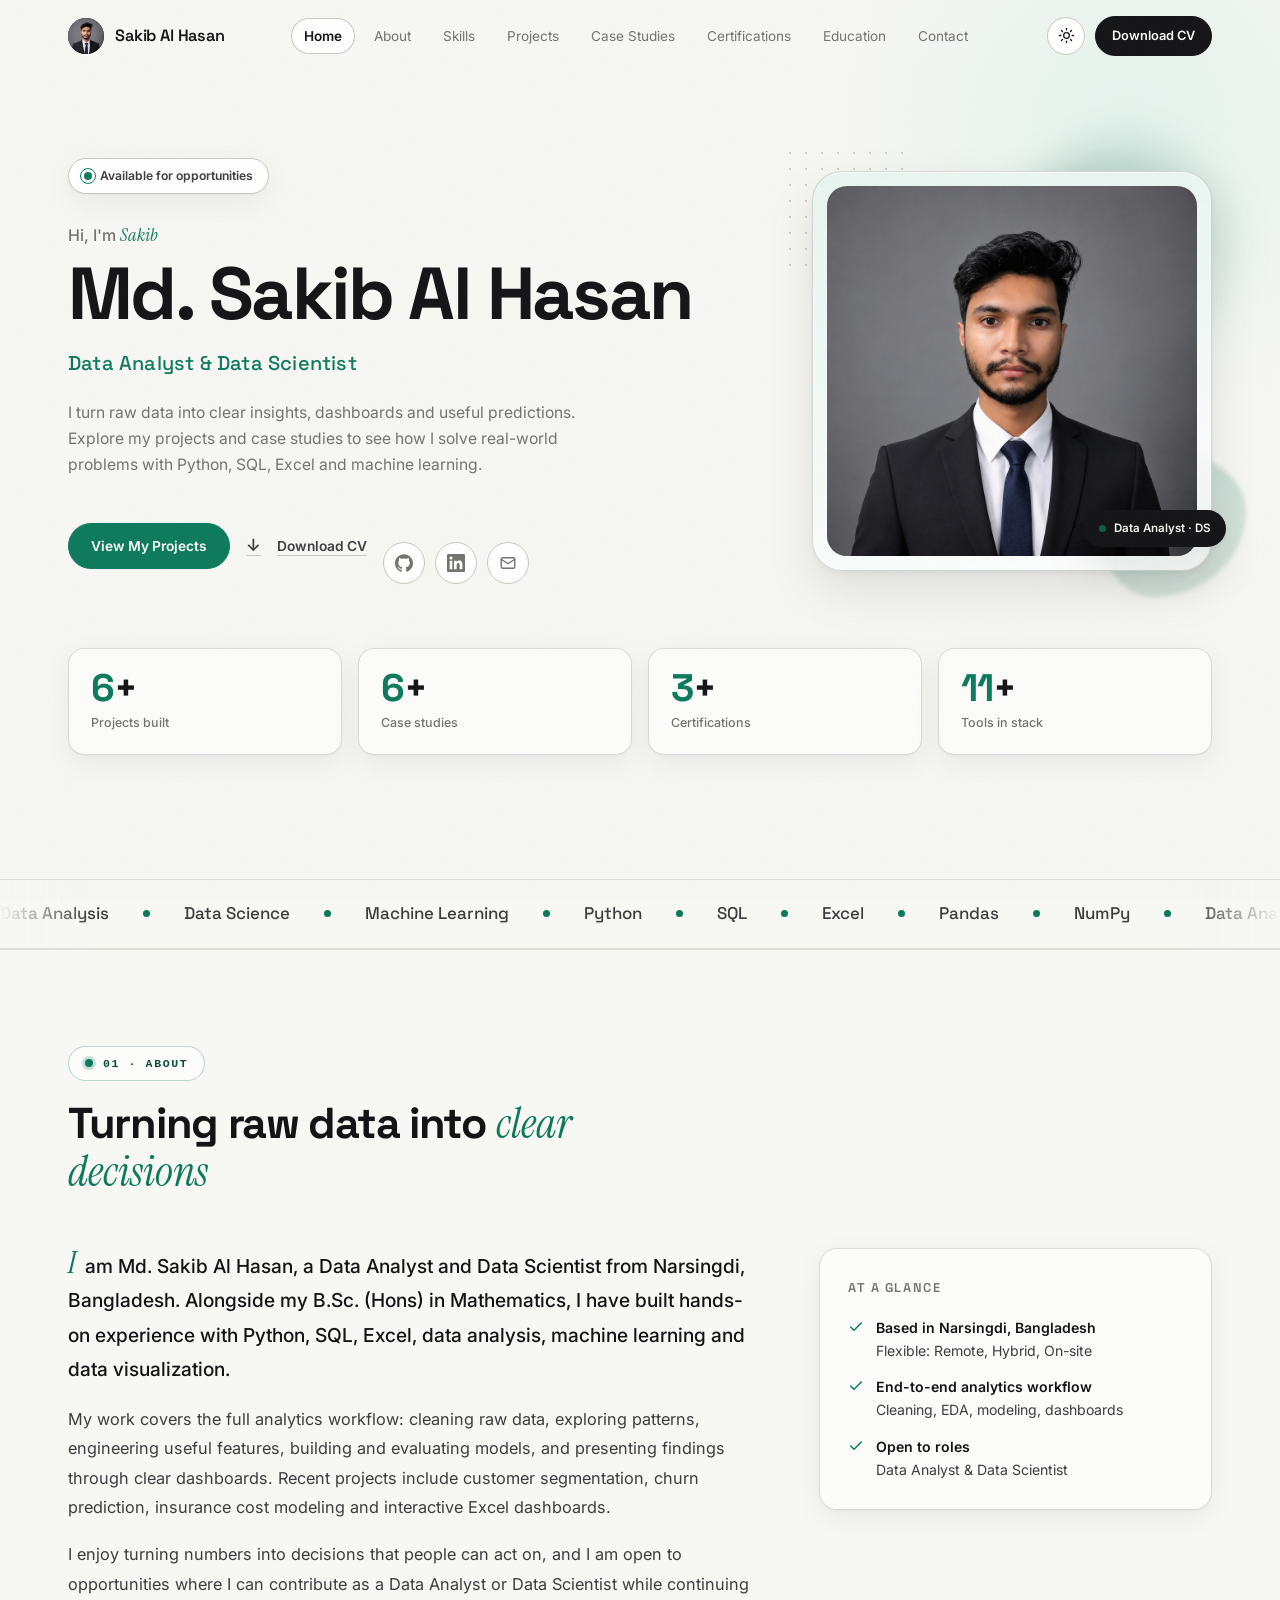
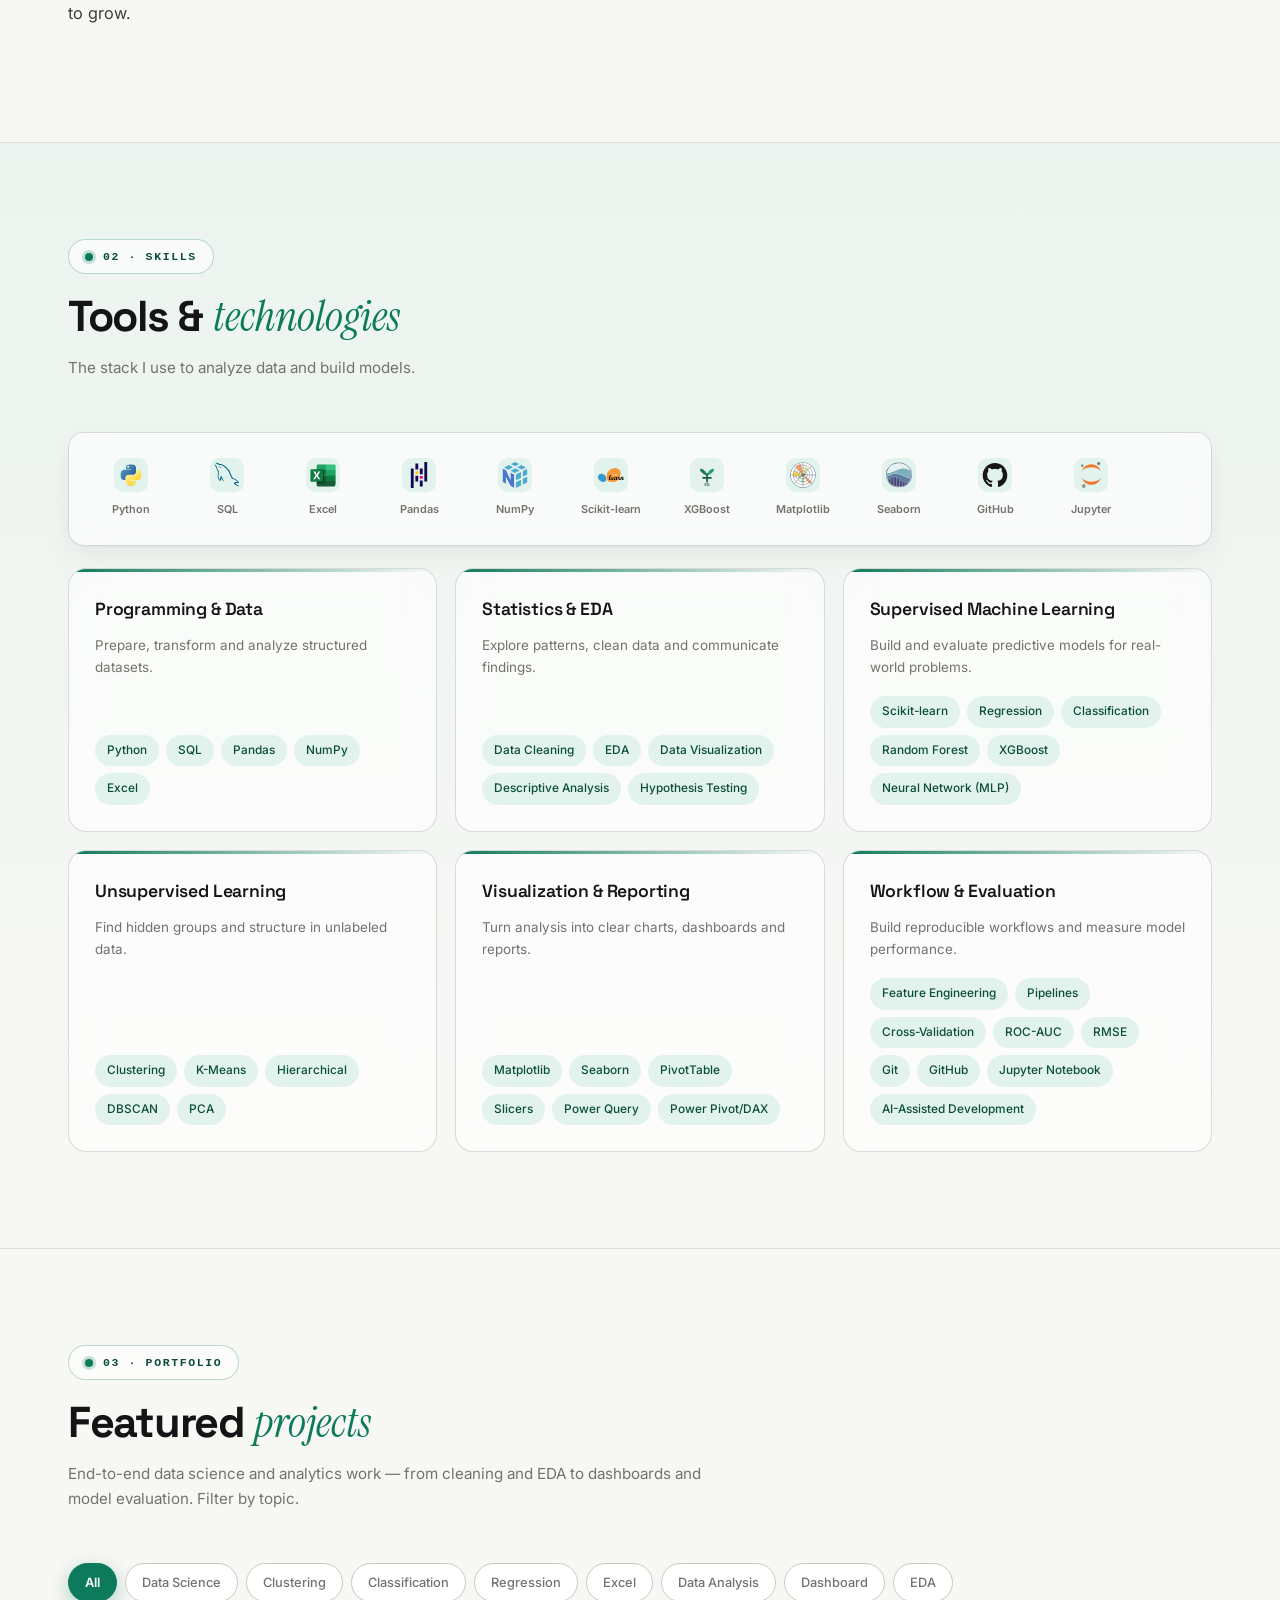
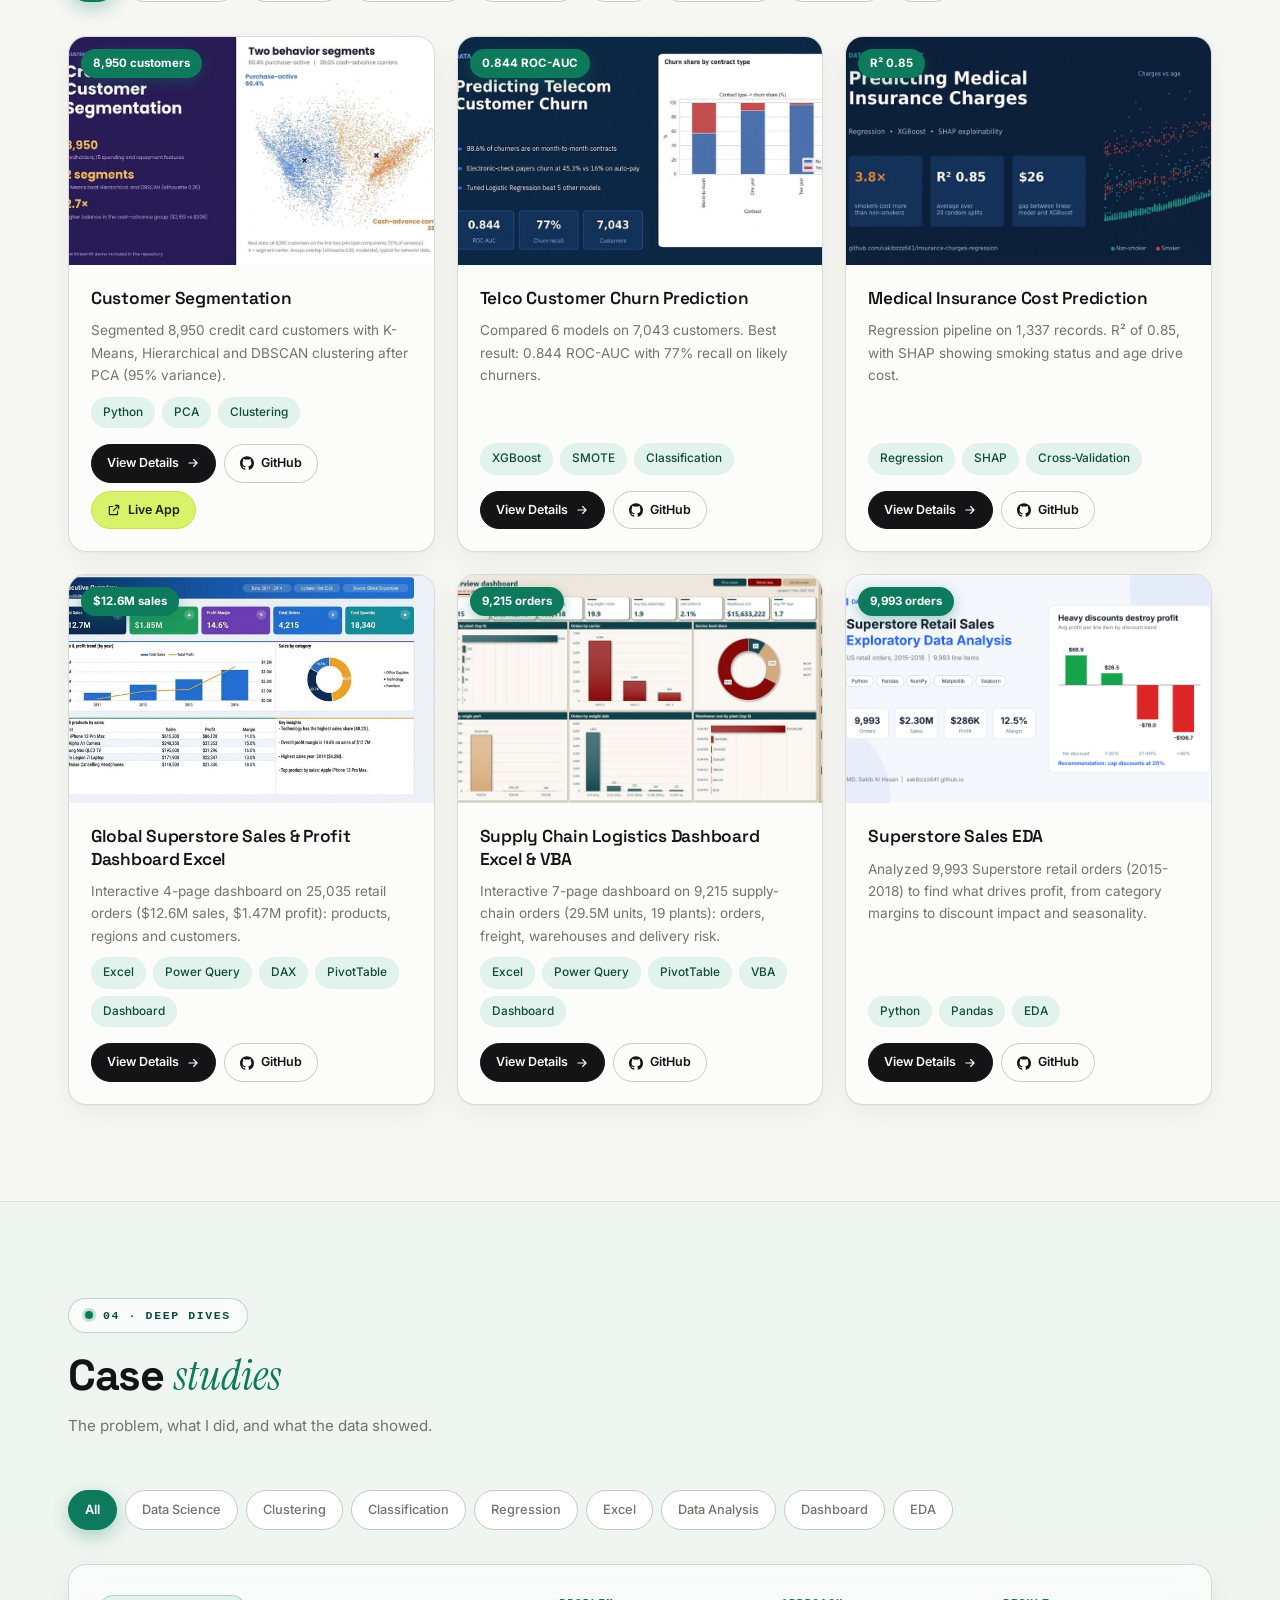
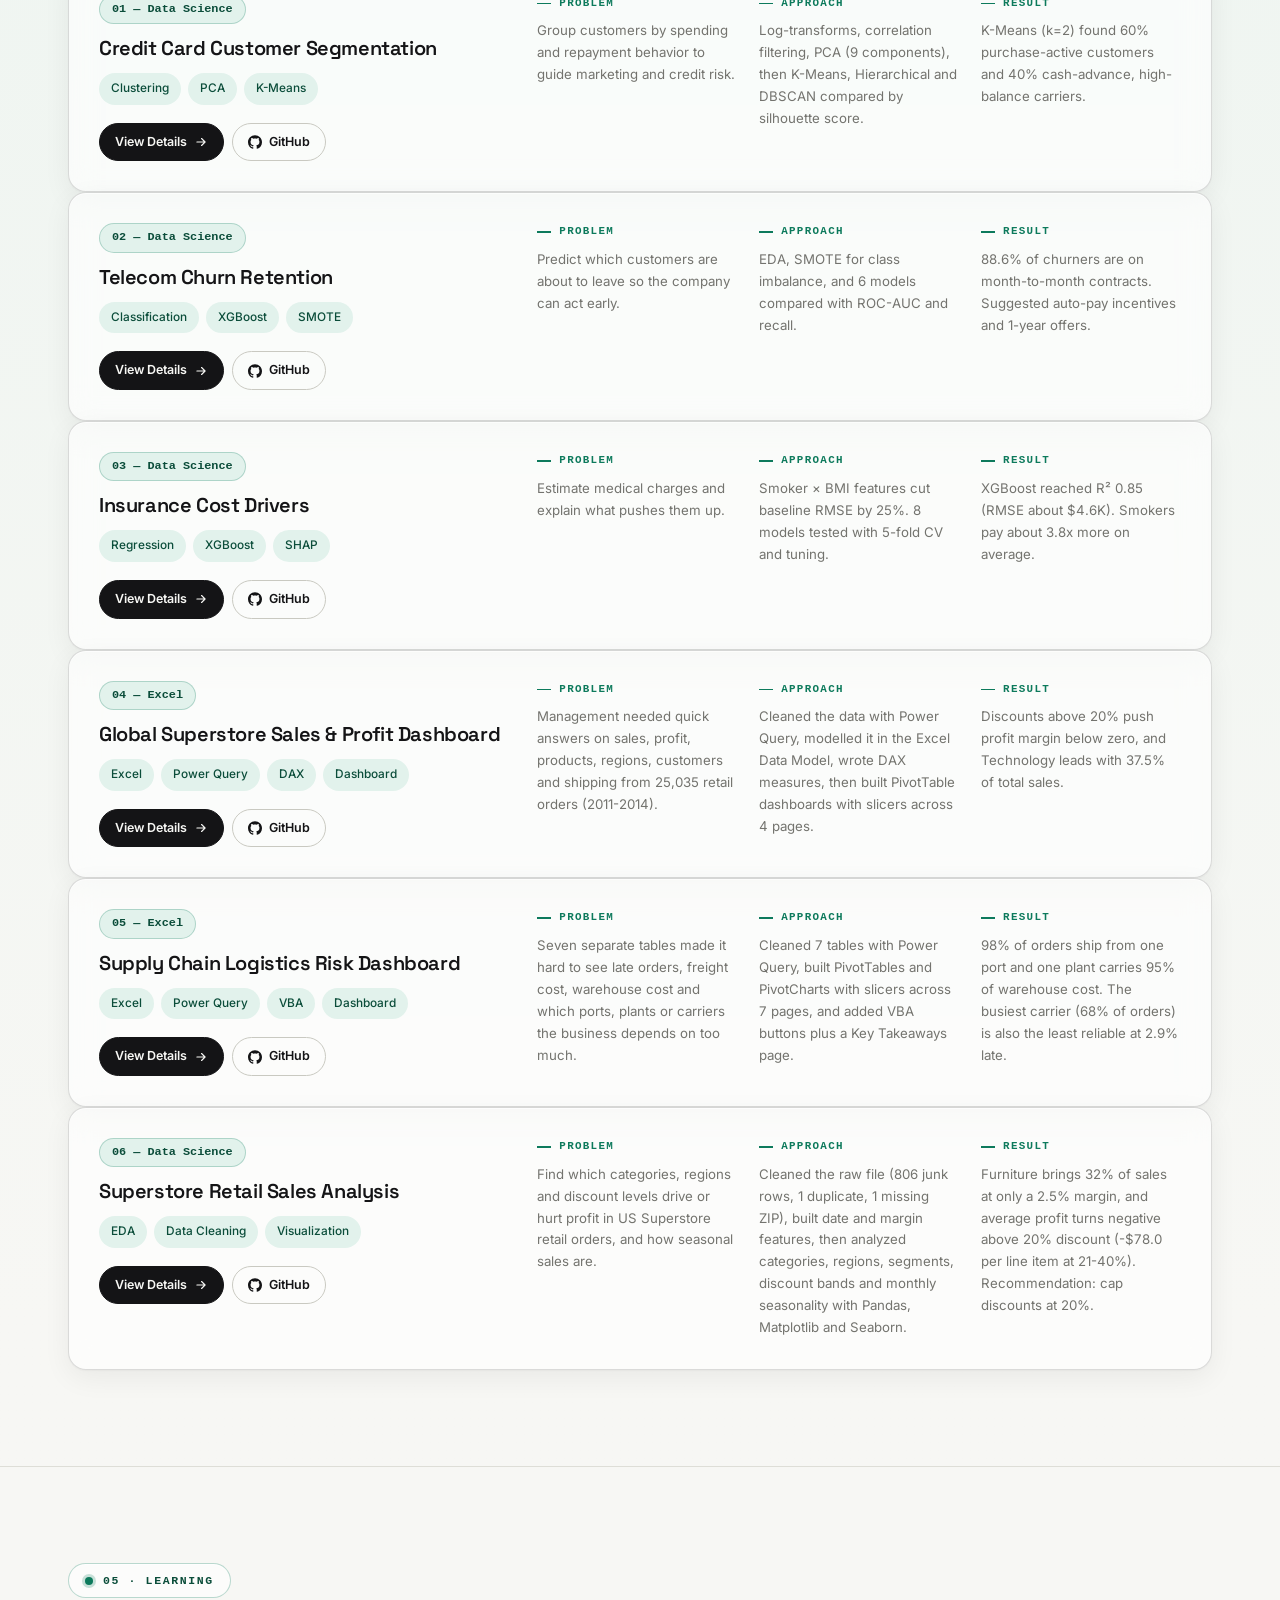
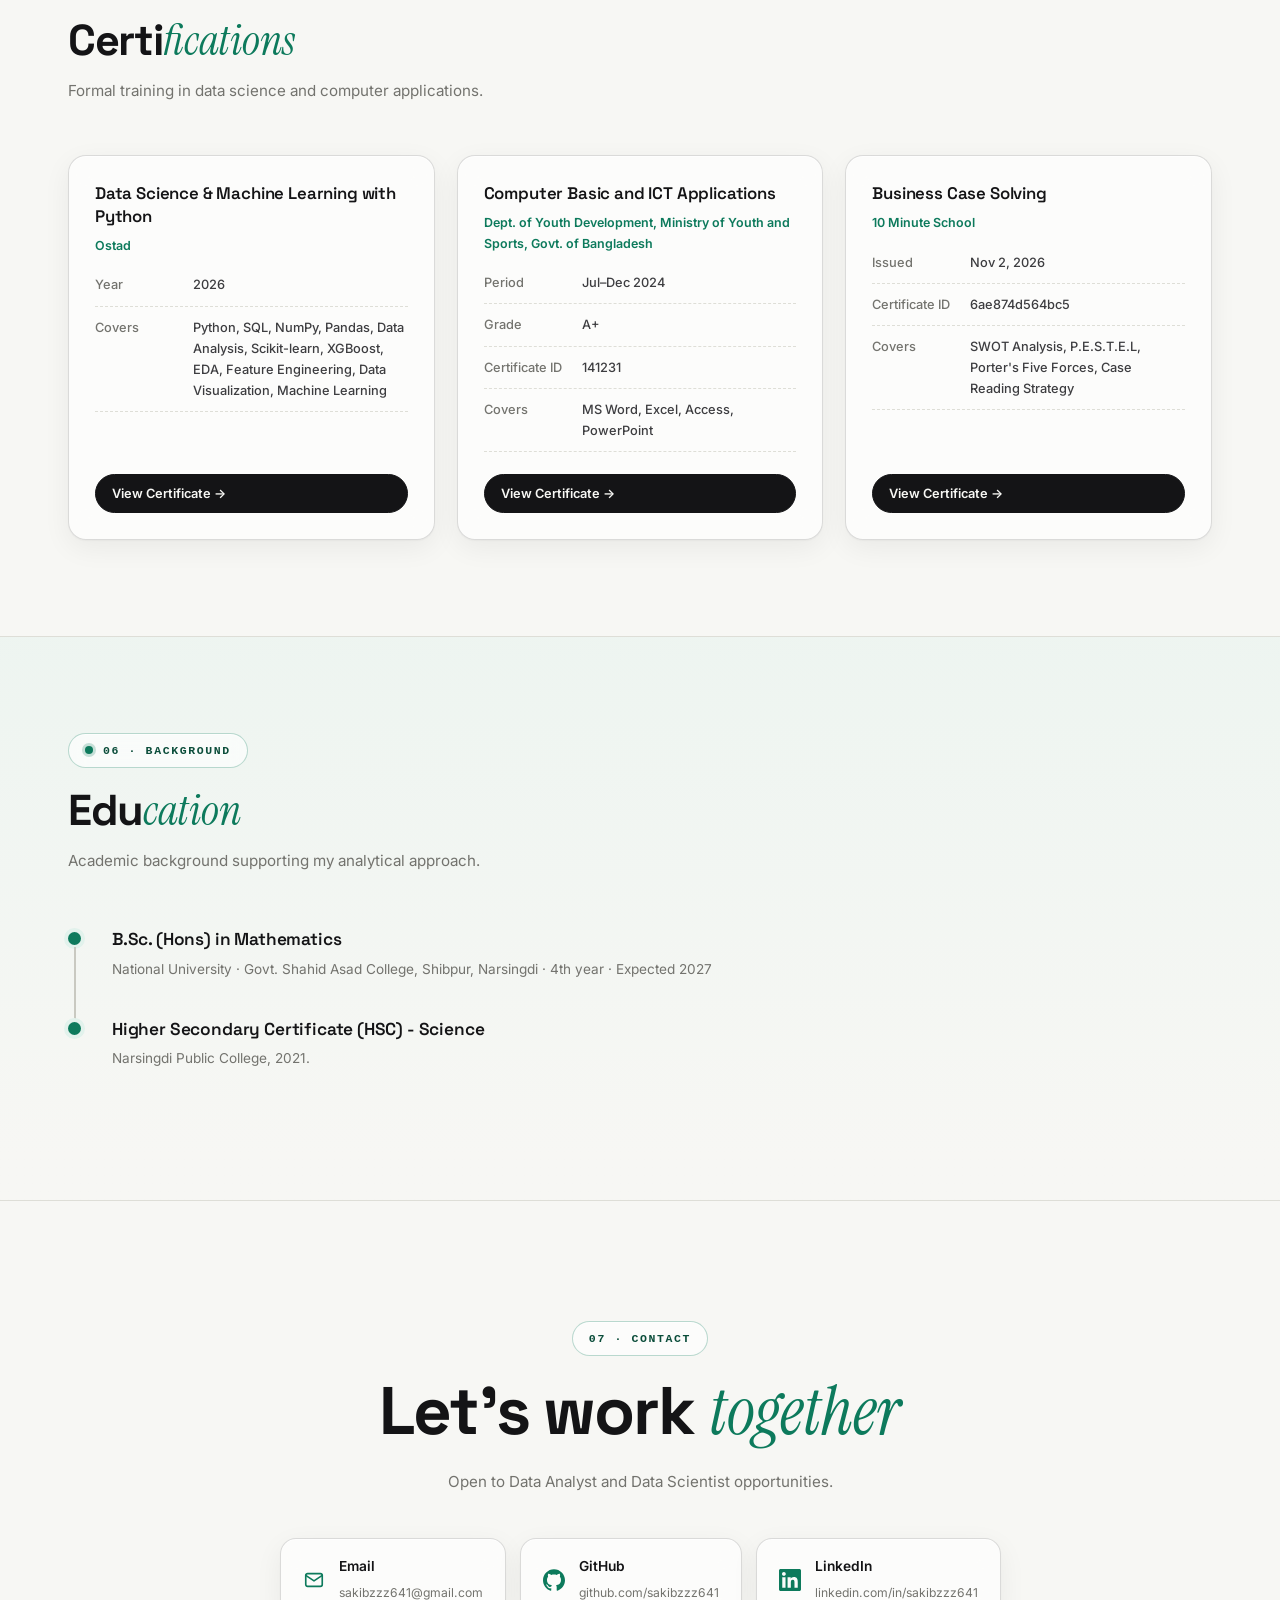
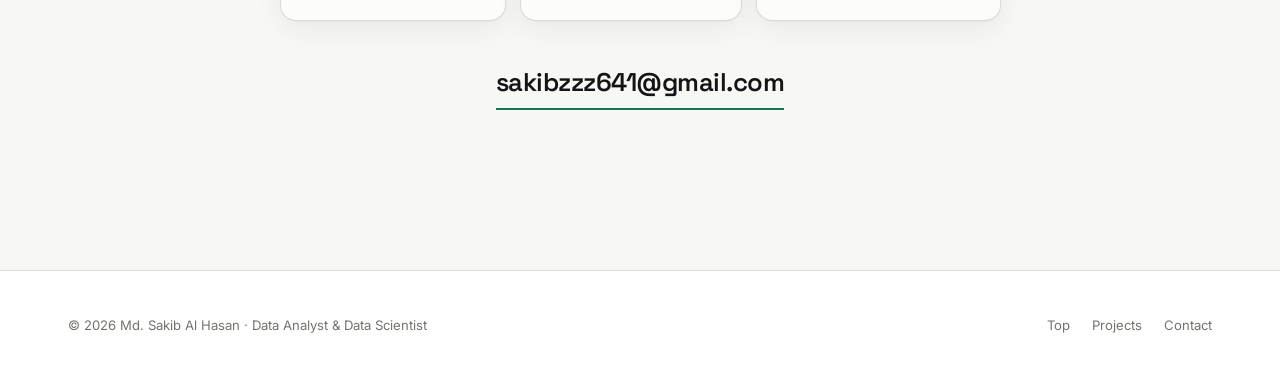
<file: index.html>
<!DOCTYPE html>
<html lang="en">
<head>
<meta charset="UTF-8">
<meta name="viewport" content="width=device-width, initial-scale=1">
<title>Md. Sakib Al Hasan | Data Analyst &amp; Data Scientist</title>
<meta name="description" content="Portfolio of Md. Sakib Al Hasan, Data Analyst and Data Scientist: customer segmentation, churn prediction, cost prediction and Excel dashboard projects.">
<meta name="theme-color" content="#f7f7f4">
<link rel="icon" href="assets/img/favicon.svg" type="image/svg+xml">
<meta property="og:type" content="website">
<meta property="og:title" content="Md. Sakib Al Hasan | Data Analyst &amp; Data Scientist">
<meta property="og:description" content="Customer segmentation, churn prediction, cost prediction and Excel dashboard projects.">
<meta property="og:image" content="https://sakibzzz641.github.io/assets/img/photo.png">
<meta property="og:url" content="https://sakibzzz641.github.io/">
<meta name="twitter:card" content="summary">
<script src="theme.js"></script>
<link rel="preconnect" href="https://fonts.googleapis.com">
<link rel="preconnect" href="https://fonts.gstatic.com" crossorigin>
<link href="https://fonts.googleapis.com/css2?family=Inter:wght@400;500;600&family=Space+Grotesk:wght@400;500;600;700&family=Instrument+Serif:ital@0;1&display=swap" rel="stylesheet">
<style>
/* ============ TOKENS ============ */
:root{
 --bg:#f7f7f4; --surface:#ffffff; --ink:#141416; --ink2:#3d3d40; --mute:#73736e;
 --glass:color-mix(in srgb,#ffffff 62%,transparent);
 --glass-border:color-mix(in srgb,#141416 15%,transparent);
 --glass-hi:rgba(255,255,255,.65);
 --glow:0 18px 44px color-mix(in srgb,var(--accent) 16%,transparent);
 --line:#deded7; --line2:#c9c9c1;
 --accent:#0d7a5c; --accent2:#0a5f47; --accent-soft:#e2f2ec; --accent-ink:#0b4d3a;
 --highlight:#d8f36a;
 --card-shadow:0 1px 2px rgba(20,20,22,.04),0 8px 28px rgba(20,20,22,.06);
 --card-shadow-lg:0 2px 6px rgba(20,20,22,.05),0 20px 48px rgba(20,20,22,.10);
 --radius:18px;
 --display:'Space Grotesk',system-ui,sans-serif;
 --sans:'Inter',system-ui,sans-serif;
 --serif:'Instrument Serif',Georgia,serif;
 --mono:ui-monospace,Menlo,Consolas,monospace;
}
[data-theme="dark"]{
 --bg:#0e0f0e; --surface:#161816; --ink:#eceeed; --ink2:#c9ccc9; --mute:#8f968f;
 --glass:color-mix(in srgb,#1d201d 58%,transparent);
 --glass-border:color-mix(in srgb,#ffffff 10%,transparent);
 --glass-hi:rgba(255,255,255,.06);
 --glow:0 18px 44px color-mix(in srgb,#2fbf8f 14%,transparent);
 --line:#242724; --line2:#333733;
 --accent:#2fbf8f; --accent2:#46d6a5; --accent-soft:#152b22; --accent-ink:#8fe3c4;
 --highlight:#22331b;
 --card-shadow:0 1px 2px rgba(0,0,0,.3),0 8px 28px rgba(0,0,0,.3);
 --card-shadow-lg:0 2px 6px rgba(0,0,0,.35),0 22px 52px rgba(0,0,0,.45);
}
*{box-sizing:border-box;margin:0;padding:0}
html{scroll-behavior:smooth;scroll-padding-top:92px}
body{font-family:var(--sans);background:var(--bg);color:var(--ink);line-height:1.65;-webkit-font-smoothing:antialiased;overflow-x:hidden;transition:background .35s ease,color .35s ease}
a{color:inherit;text-decoration:none}
img{max-width:100%;display:block}
::selection{background:var(--accent);color:#fff}
:focus-visible{outline:2px solid var(--accent);outline-offset:3px;border-radius:4px}
::-webkit-scrollbar{width:10px}
::-webkit-scrollbar-track{background:var(--bg)}
::-webkit-scrollbar-thumb{background:var(--line2);border-radius:99px;border:2px solid var(--bg)}
::-webkit-scrollbar-thumb:hover{background:var(--mute)}
.wrap{max-width:1200px;margin:0 auto;padding:0 28px}

/* film grain */
body::after{content:"";position:fixed;inset:0;z-index:120;pointer-events:none;opacity:.05;
 background-image:url("data:image/svg+xml,%3Csvg xmlns='http://www.w3.org/2000/svg' width='160' height='160'%3E%3Cfilter id='n'%3E%3CfeTurbulence type='fractalNoise' baseFrequency='0.9' numOctaves='2'/%3E%3C/filter%3E%3Crect width='160' height='160' filter='url(%23n)' opacity='0.7'/%3E%3C/svg%3E")}

/* scroll progress */
#progress{position:fixed;top:0;left:0;height:3px;width:0;background:linear-gradient(90deg,var(--accent),var(--accent2));z-index:200}

/* ============ HEADER ============ */
header{position:fixed;top:0;left:0;right:0;z-index:100;transition:background .3s ease,border-color .3s ease,backdrop-filter .3s ease;border-bottom:1px solid transparent}
header.scrolled{background:color-mix(in srgb,var(--bg) 82%,transparent);backdrop-filter:blur(14px);-webkit-backdrop-filter:blur(14px);border-color:var(--line)}
nav{display:flex;align-items:center;justify-content:space-between;height:72px;gap:16px}
.logo{display:flex;align-items:center;gap:11px;font-family:var(--display);font-weight:600;font-size:1.02rem;letter-spacing:-.01em;white-space:nowrap}
.logo i{position:relative;overflow:hidden;width:36px;height:36px;border-radius:50%;background:var(--ink);color:var(--bg);display:grid;place-items:center;font-style:normal;font-size:.72rem;font-weight:600;font-family:var(--sans);flex:none;transition:transform .3s ease}
.logo:hover i{transform:rotate(-8deg) scale(1.06)}
.logo i img{position:absolute;inset:0;width:100%;height:100%;object-fit:cover;object-position:center 18%}
nav ul{display:flex;gap:6px;list-style:none;font-size:.85rem;color:var(--mute)}
nav ul a{position:relative;display:inline-block;padding:7px 13px;border-radius:99px;transition:color .2s ease,background .2s ease}
nav ul a:hover{color:var(--ink);background:var(--line)}
nav ul a.active{color:var(--ink);font-weight:600;background:var(--surface);box-shadow:inset 0 0 0 1px var(--line2)}
.nav-right{display:flex;align-items:center;gap:10px}
.icon-btn{width:38px;height:38px;border-radius:50%;border:1px solid var(--line2);background:var(--surface);color:var(--ink);display:grid;place-items:center;cursor:pointer;transition:transform .2s ease,border-color .2s ease;font:inherit}
.icon-btn:hover{transform:translateY(-2px);border-color:var(--accent)}
.icon-btn svg{width:17px;height:17px;fill:none;stroke:currentColor;stroke-width:1.8;stroke-linecap:round;stroke-linejoin:round}
#themeBtn .moon{display:none}
[data-theme="dark"] #themeBtn .sun{display:none}
[data-theme="dark"] #themeBtn .moon{display:block}
.btn{display:inline-flex;align-items:center;gap:8px;padding:11px 22px;border-radius:99px;font-size:.86rem;font-weight:600;font-family:var(--sans);border:1px solid var(--line2);background:var(--surface);color:var(--ink);cursor:pointer;transition:transform .2s ease,box-shadow .2s ease,background .2s ease,border-color .2s ease,color .2s ease;white-space:nowrap}
.btn:hover{transform:translateY(-2px);box-shadow:var(--card-shadow)}
.btn.fill{background:var(--ink);border-color:var(--ink);color:var(--bg)}
.btn.fill:hover{background:var(--accent);border-color:var(--accent);color:#fff}
.btn.accent{background:var(--accent);border-color:var(--accent);color:#fff}
.btn.accent:hover{background:var(--accent2);border-color:var(--accent2);transform:translateY(-2px)}
.btn.sm{padding:8px 16px;font-size:.8rem}
.menu{display:none;width:38px;height:38px;border-radius:50%;border:1px solid var(--line2);background:var(--surface);color:var(--ink);place-items:center;cursor:pointer}
.menu svg{width:18px;height:18px;fill:none;stroke:currentColor;stroke-width:2;stroke-linecap:round}

/* ============ HERO ============ */
.hero{padding:158px 0 64px;position:relative}
.hero::before{content:"";position:absolute;top:-180px;right:-160px;width:620px;height:620px;border-radius:50%;background:radial-gradient(circle,var(--accent-soft) 0%,transparent 65%);opacity:.9;pointer-events:none}
.hero-main{display:grid;grid-template-columns:1.25fr .9fr;gap:64px;align-items:center;position:relative}
.badge{display:inline-flex;align-items:center;gap:8px;padding:7px 15px;border-radius:99px;border:1px solid var(--line2);background:var(--surface);font-size:.76rem;font-weight:600;color:var(--ink2);box-shadow:var(--card-shadow)}
.badge .dot{width:8px;height:8px;border-radius:50%;background:var(--accent);position:relative;flex:none}
.badge .dot::after{content:"";position:absolute;inset:-4px;border-radius:50%;border:1.5px solid var(--accent);animation:pulse 2s ease-out infinite}
@keyframes pulse{0%{transform:scale(.5);opacity:1}100%{transform:scale(1.5);opacity:0}}
.hi{margin-top:26px;font-size:1rem;color:var(--mute);font-weight:500}
.hi b{color:var(--accent);font-family:var(--serif);font-style:italic;font-weight:400;font-size:1.15em}
.hero h1{font-family:var(--display);font-weight:700;font-size:clamp(2.5rem,6.4vw,4.6rem);line-height:1.02;letter-spacing:-.035em;margin:6px 0 16px}
.hero-role{font-family:var(--display);font-size:clamp(1rem,2vw,1.25rem);font-weight:500;color:var(--accent);letter-spacing:.01em}
.lead{color:var(--mute);max-width:520px;margin:20px 0 30px;font-size:.98rem}
.cta{display:flex;gap:12px;flex-wrap:wrap;align-items:center}
.hero .cta #heroCv{border:0;padding:10px 4px;text-decoration:underline;text-underline-offset:4px;text-decoration-color:var(--line2);background:none;box-shadow:none;color:var(--ink2)}
.hero .cta #heroCv:hover{color:var(--accent);text-decoration-color:var(--accent);transform:none;box-shadow:none}
.hero .cta #heroCv::before{content:'\2193';display:inline-block;margin-right:8px;font-size:1.05rem}
.social{display:flex;gap:10px;margin-top:34px}
.social a{width:42px;height:42px;border-radius:50%;border:1px solid var(--line2);background:var(--surface);display:inline-flex;align-items:center;justify-content:center;color:var(--mute);transition:transform .25s ease,color .25s ease,border-color .25s ease,background .25s ease}
.social svg{width:18px;height:18px;fill:currentColor}
.social svg.st{fill:none;stroke:currentColor;stroke-width:1.8;stroke-linecap:round;stroke-linejoin:round}
.social a:hover{color:#fff;background:var(--accent);border-color:var(--accent);transform:translateY(-3px)}
.photo-wrap{position:relative;justify-self:end;width:100%;max-width:400px}
.photo-wrap::before{content:"";position:absolute;inset:-8% -10% auto auto;width:62%;aspect-ratio:1;border-radius:50%;background:radial-gradient(circle at 40% 40%,color-mix(in srgb,var(--accent2) 34%,transparent),transparent 70%);filter:blur(18px);z-index:0;pointer-events:none}
.photo-wrap::after{content:"";position:absolute;right:-34px;bottom:-26px;width:150px;height:150px;border-radius:34% 66% 62% 38%/45% 42% 58% 55%;background:linear-gradient(140deg,color-mix(in srgb,var(--accent) 26%,transparent),color-mix(in srgb,var(--accent2) 10%,transparent));filter:blur(2px);z-index:0;pointer-events:none;animation:blob 9s ease-in-out infinite alternate}
@keyframes blob{to{border-radius:62% 38% 40% 60%/52% 60% 40% 48%;transform:rotate(8deg) scale(1.05)}}
.photo-deco{position:absolute;inset:-26px auto auto -30px;width:130px;height:130px;background-image:radial-gradient(var(--line2) 1.5px,transparent 1.5px);background-size:16px 16px;opacity:.9;z-index:0}
.photo{position:relative;z-index:1;border-radius:30px;border:1px solid var(--glass-border);background:linear-gradient(165deg,color-mix(in srgb,var(--accent-soft) 80%,#ffffff),color-mix(in srgb,var(--surface) 82%,transparent));backdrop-filter:blur(10px);-webkit-backdrop-filter:blur(10px);padding:14px;box-shadow:var(--card-shadow-lg),inset 0 1px 0 var(--glass-hi);transition:transform .4s ease}
.photo:hover{transform:translateY(-5px)}
.photo .img{aspect-ratio:1/1;border-radius:20px;background:linear-gradient(160deg,var(--accent-soft),color-mix(in srgb,var(--accent-soft) 55%,var(--accent)));display:grid;place-items:center;font-family:var(--display);font-size:4.2rem;font-weight:600;color:var(--accent);overflow:hidden;position:relative}
.photo img{position:absolute;inset:0;width:100%;height:100%;object-fit:cover;display:block;transition:transform .6s ease}
.photo:hover img{transform:scale(1.04)}
.photo-tag{position:absolute;z-index:2;bottom:24px;right:-14px;background:var(--ink);color:var(--bg);font-size:.72rem;font-weight:600;padding:9px 16px;border-radius:99px;box-shadow:var(--card-shadow-lg);display:flex;align-items:center;gap:8px}
[data-theme="dark"] .photo-tag{background:var(--accent);color:#06231a}
.photo-tag i{width:7px;height:7px;border-radius:50%;background:var(--accent2);font-style:normal}
[data-theme="dark"] .photo{background:linear-gradient(165deg,color-mix(in srgb,var(--accent-soft) 70%,var(--surface)),color-mix(in srgb,var(--surface) 85%,transparent))}

/* stats */
.stats{display:grid;grid-template-columns:repeat(4,1fr);gap:16px;margin-top:64px}
.stat{background:var(--glass);backdrop-filter:blur(12px);-webkit-backdrop-filter:blur(12px);border:1px solid var(--glass-border);border-radius:16px;padding:20px 22px;box-shadow:var(--card-shadow),inset 0 1px 0 var(--glass-hi);transition:transform .25s ease,border-color .25s ease,box-shadow .25s ease}
.stat:hover{transform:translateY(-4px);border-color:color-mix(in srgb,var(--accent) 45%,var(--glass-border));box-shadow:var(--card-shadow-lg),var(--glow)}
.stat b{display:block;font-family:var(--display);font-size:clamp(1.7rem,3vw,2.4rem);font-weight:700;letter-spacing:-.03em;line-height:1}
.stat b em{font-style:normal;color:var(--accent)}
.stat span{font-size:.78rem;color:var(--mute);font-weight:500}

/* ============ MARQUEE ============ */
.marquee{margin:60px 0 0;border-top:1px solid var(--line);border-bottom:1px solid var(--line);padding:20px 0;overflow:hidden;position:relative}
.marquee::before,.marquee::after{content:"";position:absolute;top:0;bottom:0;width:90px;z-index:2;pointer-events:none}
.marquee::before{left:0;background:linear-gradient(90deg,var(--bg),transparent)}
.marquee::after{right:0;background:linear-gradient(-90deg,var(--bg),transparent)}
.marquee-track{display:flex;align-items:center;gap:34px;width:max-content;animation:mq 34s linear infinite}
.marquee:hover .marquee-track{animation-play-state:paused}
.marquee-track span{font-family:var(--display);font-size:1.06rem;font-weight:500;color:var(--ink2);white-space:nowrap;display:flex;align-items:center;gap:34px}
.marquee-track span::after{content:"";width:7px;height:7px;border-radius:50%;background:var(--accent);flex:none}
@keyframes mq{to{transform:translateX(-50%)}}

/* ============ SECTIONS ============ */
section{padding:96px 0;position:relative}
#about{border-top:1px solid var(--line)}
#skills{background:linear-gradient(180deg,color-mix(in srgb,var(--accent-soft) 55%,var(--bg)) 0%,var(--bg) 92%);border-top:1px solid var(--line);border-bottom:1px solid var(--line)}
#cases{background:linear-gradient(180deg,color-mix(in srgb,var(--accent-soft) 45%,var(--bg)) 0%,var(--bg) 92%);border-top:1px solid var(--line);border-bottom:1px solid var(--line)}
#education{background:linear-gradient(180deg,color-mix(in srgb,var(--accent-soft) 45%,var(--bg)) 0%,var(--bg) 92%);border-top:1px solid var(--line);border-bottom:1px solid var(--line)}
.sec-head{max-width:640px;margin-bottom:52px}
.eyebrow{display:inline-flex;align-items:center;gap:10px;font-family:var(--mono);font-size:.72rem;font-weight:600;letter-spacing:.14em;text-transform:uppercase;color:var(--accent-ink);background:var(--glass);border:1px solid color-mix(in srgb,var(--accent) 28%,transparent);padding:7px 16px;border-radius:99px;margin-bottom:18px;backdrop-filter:blur(8px);-webkit-backdrop-filter:blur(8px);box-shadow:inset 0 1px 0 var(--glass-hi)}
.eyebrow::before{content:"";width:8px;height:8px;border-radius:50%;background:var(--accent);box-shadow:0 0 0 3px color-mix(in srgb,var(--accent) 22%,transparent);flex:none}
h2{font-family:var(--display);font-weight:700;font-size:clamp(1.8rem,4vw,2.7rem);letter-spacing:-.03em;line-height:1.12}
h2 em{font-family:var(--serif);font-style:italic;font-weight:400;color:var(--accent);letter-spacing:0}
.sub{color:var(--mute);margin-top:14px;font-size:.95rem}
.alt .sec-head .sub{color:var(--mute)}
.reveal{opacity:0;transform:translateY(26px);transition:opacity .7s ease,transform .7s ease}
.reveal.is-visible{opacity:1;transform:none}
.reveal-stagger>*{transition-delay:calc(var(--reveal-index,0)*80ms)}

/* about */
.about-grid{display:grid;grid-template-columns:1.4fr .8fr;gap:64px;align-items:start}
.about-text p{color:var(--ink2);margin-bottom:18px;font-size:1.02rem;line-height:1.8}
.about-text p:first-child{font-size:1.2rem;color:var(--ink);font-weight:500}
.about-text p:first-child::first-letter{font-family:var(--serif);font-style:italic;font-size:1.6em;color:var(--accent);line-height:1;padding-right:4px}
.about-card{background:var(--glass);backdrop-filter:blur(14px);-webkit-backdrop-filter:blur(14px);border:1px solid var(--glass-border);border-radius:var(--radius);padding:28px;box-shadow:var(--card-shadow),inset 0 1px 0 var(--glass-hi);position:sticky;top:104px}
.about-card h3{font-family:var(--display);font-size:.8rem;letter-spacing:.12em;text-transform:uppercase;color:var(--mute);margin-bottom:18px;font-weight:600}
.about-card ul{list-style:none;display:flex;flex-direction:column;gap:13px}
.about-card li{display:flex;gap:12px;align-items:flex-start;font-size:.88rem;color:var(--ink2)}
.about-card li svg{width:16px;height:16px;flex:none;margin-top:3px;fill:none;stroke:var(--accent);stroke-width:2.2;stroke-linecap:round;stroke-linejoin:round}
.about-card li b{color:var(--ink);font-weight:600;display:block}

/* tools strip */
.tool-grid{display:flex;flex-wrap:nowrap;align-items:stretch;justify-content:flex-start;gap:0;margin:0 0 22px;padding:14px;background:var(--glass);backdrop-filter:blur(14px);-webkit-backdrop-filter:blur(14px);border:1px solid var(--glass-border);border-radius:16px;overflow-x:auto;box-shadow:var(--card-shadow),inset 0 1px 0 var(--glass-hi);scrollbar-width:none}
.tool-grid::-webkit-scrollbar{display:none}
.tool-card{flex:0 0 96px;min-height:84px;display:flex;flex-direction:column;align-items:center;justify-content:center;gap:9px;background:transparent;border:1px solid transparent;border-radius:12px;color:var(--ink);text-align:center;transition:background .22s ease,transform .22s ease,border-color .22s ease}
.tool-card:hover{background:color-mix(in srgb,var(--accent-soft) 75%,transparent);border-color:color-mix(in srgb,var(--accent) 25%,transparent);transform:translateY(-3px)}
.tool-logo{width:34px;height:34px;padding:4px;border-radius:9px;background:var(--accent-soft);object-fit:contain;transition:transform .22s ease}
.tool-card:hover .tool-logo{transform:scale(1.1) rotate(-4deg)}
.tool-icon{width:34px;height:34px;padding:6px;border-radius:9px;background:var(--accent-soft);color:var(--accent-ink);fill:none;stroke:currentColor;stroke-width:1.8;stroke-linecap:round;stroke-linejoin:round;transition:transform .22s ease}
.tool-icon text{fill:currentColor;stroke:none;font-family:var(--sans);font-size:8px;font-weight:700}
.tool-card span:last-child{font-size:.68rem;font-weight:600;color:var(--mute);white-space:nowrap}
/* skill groups */
.groups{display:grid;grid-template-columns:repeat(3,1fr);align-items:stretch;gap:18px}
.sg{--ac:var(--accent);--ac-soft:var(--accent-soft);position:relative;overflow:hidden;height:100%;min-height:240px;background:var(--glass);backdrop-filter:blur(14px);-webkit-backdrop-filter:blur(14px);border:1px solid var(--glass-border);border-radius:var(--radius);padding:26px;display:flex;flex-direction:column;transition:transform .25s ease,box-shadow .25s ease,border-color .25s ease}
.sg::before{content:"";position:absolute;inset:0 0 auto;height:3px;background:linear-gradient(90deg,var(--ac),transparent)}
.sg:hover{transform:translateY(-6px);border-color:color-mix(in srgb,var(--ac) 55%,var(--glass-border));box-shadow:var(--card-shadow-lg),0 16px 40px color-mix(in srgb,var(--ac) 16%,transparent),inset 0 1px 0 var(--glass-hi);z-index:1}
.sg h3{font-family:var(--display);font-size:1.1rem;font-weight:600;letter-spacing:-.01em;margin-bottom:10px}
.sg-description{color:var(--mute);font-size:.84rem;line-height:1.65;margin-bottom:18px}
.sg-items{margin-top:auto}
.tags{display:flex;flex-wrap:wrap;gap:7px}
.tags em{display:inline-flex;align-items:center;font-style:normal;font-size:.74rem;font-weight:500;background:var(--accent-soft);border:1px solid transparent;border-radius:99px;padding:5px 11px;color:var(--accent-ink);transition:background .2s ease,color .2s ease,transform .2s ease}
.tags em:hover{background:var(--accent);border-color:var(--accent);color:#fff;transform:translateY(-2px);box-shadow:0 6px 16px color-mix(in srgb,var(--accent) 30%,transparent)}

/* filters */
.filters{display:flex;flex-wrap:wrap;gap:8px;margin-bottom:34px}
.fbtn{font:inherit;font-size:.8rem;font-weight:500;padding:8px 16px;border-radius:99px;border:1px solid var(--line2);background:var(--surface);color:var(--mute);cursor:pointer;transition:all .2s ease}
.fbtn:hover{border-color:var(--accent);color:var(--ink)}
.fbtn.on{background:var(--accent);border-color:var(--accent);color:#fff;font-weight:600;box-shadow:0 6px 18px color-mix(in srgb,var(--accent) 30%,transparent)}

/* projects */
.projects{display:grid;grid-template-columns:repeat(3,1fr);gap:22px}
.proj{display:flex;flex-direction:column;background:var(--glass);backdrop-filter:blur(14px);-webkit-backdrop-filter:blur(14px);border:1px solid var(--glass-border);border-radius:var(--radius);overflow:hidden;box-shadow:var(--card-shadow),inset 0 1px 0 var(--glass-hi);transition:transform .3s ease,box-shadow .3s ease,border-color .3s ease}
.proj:hover{transform:translateY(-8px);box-shadow:var(--card-shadow-lg),var(--glow);border-color:color-mix(in srgb,var(--ac,var(--accent)) 50%,var(--glass-border))}
.thumb{position:relative;display:block;aspect-ratio:16/10;overflow:hidden;background:linear-gradient(150deg,var(--ac-soft,var(--accent-soft)),color-mix(in srgb,var(--ac,var(--accent)) 20%,var(--surface)))}
.thumb img{width:100%;height:100%;object-fit:cover;transition:transform .55s ease}
.proj:hover .thumb img{transform:scale(1.06)}
.thumb::after{content:"View case \2192";position:absolute;left:14px;bottom:14px;background:color-mix(in srgb,var(--bg) 88%,transparent);backdrop-filter:blur(6px);color:var(--ink);font-size:.72rem;font-weight:600;padding:7px 14px;border-radius:99px;opacity:0;transform:translateY(8px);transition:opacity .3s ease,transform .3s ease}
.proj:hover .thumb::after{opacity:1;transform:none}
/* fallback mini-charts */
.thumb:not(.img){display:flex;align-items:flex-end;gap:9%;padding:0 12%}
.thumb:not(.img) span{flex:1;border-radius:6px 6px 0 0;background:var(--ac,var(--accent));opacity:.85;min-height:14%}
.thumb.dots{display:block}
.thumb.dots span{position:absolute;width:11px;height:11px;border-radius:50%;min-height:0;flex:none}
.proj .body{display:flex;flex-direction:column;gap:10px;padding:22px;flex:1}
.proj .body h3{font-family:var(--display);font-size:1.08rem;font-weight:600;letter-spacing:-.015em;line-height:1.3}
.proj .body p{color:var(--mute);font-size:.85rem;line-height:1.65;flex:1}
.links{display:flex;flex-wrap:wrap;gap:8px;margin-top:6px}
.more{display:inline-flex;align-items:center;gap:7px;font-size:.78rem;font-weight:600;padding:8px 15px;border-radius:99px;border:1px solid transparent;transition:all .2s ease;white-space:nowrap}
.more svg{width:14px;height:14px;flex:none;fill:none;stroke:currentColor;stroke-width:2;stroke-linecap:round;stroke-linejoin:round;transition:transform .2s ease}
.more svg.fill{fill:currentColor;stroke:none}
.more:hover{transform:translateY(-2px)}
.more.view{background:var(--ink);border-color:var(--ink);color:var(--bg)}
.more.view:hover{box-shadow:var(--card-shadow)}.more.view:hover svg{transform:translateX(3px)}
.more.gh{background:transparent;border-color:var(--line2);color:var(--ink)}
.more.gh:hover{border-color:var(--ink);background:var(--surface)}
.more.live{background:#d8f36a;border-color:#c5e14f;color:#1b2208}
.more.live:hover{background:#e3f98a}.more.live:hover svg{transform:translate(2px,-2px)}
.metric{position:absolute;top:12px;left:12px;z-index:2;background:var(--accent);color:#fff;font-size:.72rem;font-weight:700;padding:5px 12px;border-radius:99px;box-shadow:0 4px 14px color-mix(in srgb,var(--accent) 35%,transparent)}
[data-theme="dark"] .metric{color:#06231a}
[data-theme="dark"] [data-theme="dark"] [data-theme="dark"] 
/* case studies */
.cases{display:grid;grid-template-columns:1fr;gap:20px;border-top:0}
.case{display:grid;grid-template-columns:1fr 1.6fr;gap:36px;padding:30px;background:var(--glass);backdrop-filter:blur(14px);-webkit-backdrop-filter:blur(14px);border:1px solid var(--glass-border);border-radius:var(--radius);box-shadow:var(--card-shadow),inset 0 1px 0 var(--glass-hi);transition:transform .28s ease,box-shadow .28s ease,border-color .28s ease}
.case:hover{transform:translateY(-5px);box-shadow:var(--card-shadow-lg),var(--glow);border-color:color-mix(in srgb,var(--accent) 45%,var(--glass-border))}
.case-num{display:inline-flex;align-items:center;gap:8px;font-family:var(--mono);font-size:.74rem;font-weight:600;color:var(--accent-ink);background:var(--accent-soft);border:1px solid color-mix(in srgb,var(--accent) 25%,transparent);padding:4px 12px;border-radius:99px;align-self:flex-start}
.case-head{display:flex;flex-direction:column;gap:12px;align-items:flex-start}
.case h3{font-family:var(--display);font-size:1.25rem;font-weight:600;letter-spacing:-.02em;line-height:1.25}
.case-grid{display:grid;grid-template-columns:repeat(3,1fr);gap:22px}
.case-grid h4{font-family:var(--mono);font-size:.68rem;font-weight:600;letter-spacing:.12em;text-transform:uppercase;color:var(--accent);margin-bottom:8px;display:flex;align-items:center;gap:8px}
.case-grid h4::before{content:"";width:14px;height:1.5px;background:var(--accent)}
.case-grid p{font-size:.83rem;color:var(--mute);line-height:1.65}

/* certs */
.certs{display:grid;grid-template-columns:repeat(3,1fr);gap:22px}
.cert{display:flex;flex-direction:column;background:var(--glass);backdrop-filter:blur(14px);-webkit-backdrop-filter:blur(14px);border:1px solid var(--glass-border);border-radius:var(--radius);padding:26px;box-shadow:var(--card-shadow),inset 0 1px 0 var(--glass-hi);transition:transform .3s ease,box-shadow .3s ease,border-color .3s ease}
.cert:hover{transform:translateY(-6px);box-shadow:var(--card-shadow-lg),var(--glow);border-color:color-mix(in srgb,var(--accent) 45%,var(--glass-border))}
.cert h3{font-family:var(--display);font-size:1.05rem;font-weight:600;letter-spacing:-.01em;line-height:1.35;margin-bottom:8px}
.cert .by{font-size:.78rem;color:var(--accent);font-weight:600;margin-bottom:18px}
.cert dl{display:flex;flex-direction:column;gap:10px;margin-bottom:22px;flex:1}
.cert dl div{display:grid;grid-template-columns:86px 1fr;gap:12px;font-size:.8rem;border-bottom:1px dashed var(--line);padding-bottom:10px}
.cert dt{color:var(--mute);font-weight:500}
.cert dd{color:var(--ink2);font-weight:500}

/* education */
.edu{display:flex;flex-direction:column;max-width:760px}
.edu-item{display:grid;grid-template-columns:22px 1fr;gap:22px;padding:0 0 34px;position:relative}
.edu-item::before{content:"";position:absolute;left:6px;top:22px;bottom:-4px;width:1.5px;background:var(--line2)}
.edu-item:last-child::before{display:none}
.edu-dot{width:13px;height:13px;border-radius:50%;background:var(--accent);margin-top:7px;box-shadow:0 0 0 4px var(--accent-soft)}
.edu-item strong{font-family:var(--display);font-size:1.08rem;font-weight:600;letter-spacing:-.01em}
.edu-item small{display:block;color:var(--mute);font-size:.85rem;margin-top:5px;line-height:1.6}

/* contact */
.contact{text-align:center;padding:120px 0}
.contact .eyebrow{justify-content:center}
.contact .eyebrow::before{display:none}
.contact h2{font-size:clamp(2.4rem,6vw,4.2rem);max-width:820px;margin:0 auto}
.contact .sub{max-width:520px;margin:20px auto 44px}
.contact-links{display:flex;flex-wrap:wrap;gap:14px;justify-content:center;max-width:760px;margin:0 auto}
.contact-link{display:flex;align-items:center;gap:14px;background:var(--glass);backdrop-filter:blur(14px);-webkit-backdrop-filter:blur(14px);border:1px solid var(--glass-border);border-radius:16px;padding:16px 22px;text-align:left;transition:transform .25s ease,box-shadow .25s ease,border-color .25s ease;box-shadow:var(--card-shadow),inset 0 1px 0 var(--glass-hi)}
.contact-link:hover{transform:translateY(-4px);box-shadow:var(--card-shadow-lg),var(--glow);border-color:color-mix(in srgb,var(--accent) 50%,var(--glass-border))}
.contact-link svg{width:22px;height:22px;flex:none;fill:var(--accent)}
.contact-link svg.st{fill:none;stroke:var(--accent);stroke-width:1.8;stroke-linecap:round;stroke-linejoin:round}
.contact-link span b{display:block;font-size:.86rem;font-weight:600}
.contact-link span small{color:var(--mute);font-size:.76rem;word-break:break-all}
#contactEmail{margin-top:40px;display:inline-block;font-family:var(--display);font-size:clamp(1.1rem,3vw,1.6rem);font-weight:600;letter-spacing:-.02em;border-bottom:2px solid var(--accent);padding-bottom:4px;transition:color .2s ease}
#contactEmail:hover{color:var(--accent)}

/* footer */
footer{background:var(--surface);border-top:1px solid var(--line);padding:44px 0;margin-top:40px}
.foot{display:flex;align-items:center;justify-content:space-between;gap:24px;flex-wrap:wrap}
.foot p{font-size:.82rem;color:var(--mute)}
.foot .foot-links{display:flex;gap:22px;font-size:.82rem;color:var(--mute)}
.foot .foot-links a:hover{color:var(--accent)}

/* back to top */
#toTop{position:fixed;right:24px;bottom:24px;width:46px;height:46px;border-radius:50%;background:var(--ink);color:var(--bg);border:0;display:grid;place-items:center;cursor:pointer;opacity:0;pointer-events:none;transform:translateY(12px);transition:all .3s ease;z-index:90;box-shadow:var(--card-shadow-lg)}
#toTop.show{opacity:1;pointer-events:auto;transform:none}
#toTop:hover{background:var(--accent)}
#toTop svg{width:18px;height:18px;fill:none;stroke:currentColor;stroke-width:2.2;stroke-linecap:round;stroke-linejoin:round}

/* ============ RESPONSIVE ============ */
@media(max-width:1020px){
 .hero-main{grid-template-columns:1fr;gap:52px}
 .photo-wrap{justify-self:start;max-width:320px}
 .groups,.projects,.certs{grid-template-columns:repeat(2,1fr)}
 .about-grid{grid-template-columns:1fr;gap:40px}
 .about-card{position:static}
 .case{grid-template-columns:1fr;gap:24px;padding:26px 22px}
}
@media(max-width:1080px){
 nav{height:64px}
 nav ul{position:fixed;top:64px;left:12px;right:12px;flex-direction:column;gap:4px;background:var(--surface);border:1px solid var(--line);border-radius:18px;padding:14px;box-shadow:var(--card-shadow-lg);opacity:0;visibility:hidden;pointer-events:none;transform:translateY(-10px);transition:all .25s ease;font-size:.95rem;max-height:calc(100vh - 80px);overflow-y:auto}
 nav ul.open{opacity:1;visibility:visible;pointer-events:auto;transform:none}
 nav ul a{display:block;padding:11px 16px}
 #navCv{display:none}
 .menu{display:grid}
}
@media(max-width:760px){
 .wrap{padding:0 20px}
 .hero{padding:128px 0 48px}
 .stats{grid-template-columns:repeat(2,1fr);gap:26px}
 .groups,.projects,.certs{grid-template-columns:1fr}
 .case-grid{grid-template-columns:1fr}
 section{padding:72px 0}
 .photo-tag{right:12px;left:auto}
 .marquee-track span{font-size:.94rem}
 .tool-grid{flex-wrap:wrap;justify-content:center;overflow:visible;gap:4px}
 .tool-card{flex:0 0 calc(25% - 4px)}
 body::after{display:none}
 .stat,.about-card,.tool-grid,.sg,.proj,.case,.cert,.contact-link,.photo,.eyebrow{-webkit-backdrop-filter:none;backdrop-filter:none}
}
@media(prefers-reduced-motion:reduce){
 *,*::before,*::after{animation-duration:.01ms!important;animation-iteration-count:1!important;transition-duration:.01ms!important}
 html{scroll-behavior:auto}
 .reveal{opacity:1;transform:none}
}
</style>
</head>
<body>
<div id="progress"></div>

<header id="siteHeader">
 <div class="wrap">
  <nav aria-label="Main">
   <a href="#home" class="logo"><i id="logoMark"></i><span id="logoName"></span></a>
   <ul id="links">
    <li><a href="#home">Home</a></li>
    <li data-sec="about"><a href="#about">About</a></li>
    <li data-sec="skills"><a href="#skills">Skills</a></li>
    <li data-sec="projects"><a href="#projects">Projects</a></li>
    <li data-sec="cases"><a href="#cases">Case Studies</a></li>
    <li data-sec="certs"><a href="#certs">Certifications</a></li>
    <li data-sec="education"><a href="#education">Education</a></li>
    <li><a href="#contact">Contact</a></li>
   </ul>
   <div class="nav-right">
    <button class="icon-btn" id="themeBtn" aria-label="Toggle dark mode">
     <svg class="sun" viewBox="0 0 24 24"><circle cx="12" cy="12" r="4"/><path d="M12 2v2M12 20v2M4.9 4.9l1.4 1.4M17.7 17.7l1.4 1.4M2 12h2M20 12h2M4.9 19.1l1.4-1.4M17.7 6.3l1.4-1.4"/></svg>
     <svg class="moon" viewBox="0 0 24 24"><path d="M21 12.8A9 9 0 1 1 11.2 3a7 7 0 0 0 9.8 9.8z"/></svg>
    </button>
    <a class="btn fill sm" id="navCv" download hidden>Download CV</a>
    <button class="menu" id="menuBtn" aria-label="Menu" aria-expanded="false" aria-controls="links">
     <svg viewBox="0 0 24 24"><path d="M4 7h16M4 12h16M4 17h16"/></svg>
    </button>
   </div>
  </nav>
 </div>
</header>

<main>
<!-- ============ HERO ============ -->
<div class="hero" id="home">
 <div class="wrap">
  <div class="hero-main">
   <div>
    <span class="badge"><i class="dot"></i>Available for opportunities</span>
    <p class="hi">Hi, I'm <b>Sakib</b></p>
    <h1 id="heroName"></h1>
    <p class="hero-role" id="heroRole"></p>
    <p class="lead" id="heroLead"></p>
    <div class="cta">
     <a class="btn accent" href="#projects" id="heroProjects">View My Projects</a>
     <a class="btn line" id="heroCv" download hidden>Download CV</a>
     <div class="social" id="social"></div>
    </div>
   </div>
   <div class="photo-wrap">
    <div class="photo-deco" aria-hidden="true"></div>
    <div class="photo" id="photo"></div>
    <span class="photo-tag"><i></i>Data Analyst &middot; DS</span>
   </div>
  </div>
  <div class="stats" id="stats"></div>
 </div>
</div>

<div class="marquee" aria-hidden="true"><div class="marquee-track" id="marqueeTrack"></div></div>

<!-- ============ ABOUT ============ -->
<section id="about">
 <div class="wrap">
  <div class="sec-head reveal">
   <span class="eyebrow">01 &middot; About</span>
   <h2>Turning raw data into <em>clear decisions</em></h2>
  </div>
  <div class="about-grid">
   <div class="about-text reveal" id="aboutText"></div>
   <aside class="about-card reveal">
    <h3>At a glance</h3>
    <ul>
     <li><svg viewBox="0 0 24 24"><path d="M20 6 9 17l-5-5"/></svg><span><b>Based in Narsingdi, Bangladesh</b>Flexible: Remote, Hybrid, On-site</span></li>
     <li><svg viewBox="0 0 24 24"><path d="M20 6 9 17l-5-5"/></svg><span><b>End-to-end analytics workflow</b>Cleaning, EDA, modeling, dashboards</span></li>
     <li><svg viewBox="0 0 24 24"><path d="M20 6 9 17l-5-5"/></svg><span><b>Open to roles</b>Data Analyst &amp; Data Scientist</span></li>
    </ul>
   </aside>
  </div>
 </div>
</section>

<!-- ============ SKILLS ============ -->
<section id="skills">
 <div class="wrap">
  <div class="sec-head reveal">
   <span class="eyebrow">02 &middot; Skills</span>
   <h2>Tools &amp; <em>technologies</em></h2>
   <p class="sub">The stack I use to analyze data and build models.</p>
  </div>
  <div class="tool-grid reveal-stagger" id="toolList"></div>
  <div class="groups reveal-stagger" id="skillGroups"></div>
 </div>
</section>

<!-- ============ PROJECTS ============ -->
<section id="projects">
 <div class="wrap">
  <div class="sec-head reveal">
   <span class="eyebrow">03 &middot; Portfolio</span>
   <h2>Featured <em>projects</em></h2>
   <p class="sub">End-to-end data science and analytics work — from cleaning and EDA to dashboards and model evaluation. Filter by topic.</p>
  </div>
  <div class="filters" id="projFilters" aria-label="Filter projects"></div>
  <div class="projects reveal-stagger" id="projectList"></div>
 </div>
</section>

<!-- ============ CASES ============ -->
<section id="cases">
 <div class="wrap">
  <div class="sec-head reveal">
   <span class="eyebrow">04 &middot; Deep Dives</span>
   <h2>Case <em>studies</em></h2>
   <p class="sub">The problem, what I did, and what the data showed.</p>
  </div>
  <div class="filters" id="caseFilters" aria-label="Filter case studies"></div>
  <div id="caseList"></div>
 </div>
</section>

<!-- ============ CERTS ============ -->
<section id="certs">
 <div class="wrap">
  <div class="sec-head reveal">
   <span class="eyebrow">05 &middot; Learning</span>
   <h2>Certi<em>fications</em></h2>
   <p class="sub">Formal training in data science and computer applications.</p>
  </div>
  <div class="certs reveal-stagger" id="certList"></div>
 </div>
</section>

<!-- ============ EDUCATION ============ -->
<section id="education">
 <div class="wrap">
  <div class="sec-head reveal">
   <span class="eyebrow">06 &middot; Background</span>
   <h2>Edu<em>cation</em></h2>
   <p class="sub">Academic background supporting my analytical approach.</p>
  </div>
  <div class="edu reveal" id="eduList"></div>
 </div>
</section>

<!-- ============ CONTACT ============ -->
<section id="contact" class="contact">
 <div class="wrap">
  <span class="eyebrow reveal">07 &middot; Contact</span>
  <h2 class="reveal">Let's work <em>together</em></h2>
  <p class="sub reveal" id="contactText"></p>
  <div class="contact-links reveal" id="contactLinks"></div>
  <a id="contactEmail" hidden></a>
 </div>
</section>
</main>

<footer id="footer"></footer>

<button id="toTop" aria-label="Back to top"><svg viewBox="0 0 24 24"><path d="M12 19V5M5 12l7-7 7 7"/></svg></button>

<script src="data-v4.js"></script>
<script>
const $=s=>document.querySelector(s);
const esc=s=>String(s==null?'':s).replace(/[&<>"]/g,c=>({'&':'&amp;','<':'&lt;','>':'&gt;','"':'&quot;'}[c]));
const D=DATA,P=D.profile,S=D.social||{};
const mail=S.email?'mailto:'+S.email:'';

/* ---------- theme ---------- */
$('#themeBtn').addEventListener('click',()=>toggleTheme());

/* ---------- icons ---------- */
const ICON={
github:'<svg viewBox="0 0 24 24" aria-hidden="true"><path d="M12 .297c-6.63 0-12 5.373-12 12 0 5.303 3.438 9.8 8.205 11.385.6.113.82-.258.82-.577 0-.285-.01-1.04-.015-2.04-3.338.724-4.042-1.61-4.042-1.61C4.422 18.07 3.633 17.7 3.633 17.7c-1.087-.744.084-.729.084-.729 1.205.084 1.838 1.236 1.838 1.236 1.07 1.835 2.809 1.305 3.495.998.108-.776.417-1.305.76-1.605-2.665-.3-5.466-1.332-5.466-5.93 0-1.31.465-2.38 1.235-3.22-.135-.303-.54-1.523.105-3.176 0 0 1.005-.322 3.3 1.23.96-.267 1.98-.399 3-.405 1.02.006 2.04.138 3 .405 2.28-1.552 3.285-1.23 3.285-1.23.645 1.653.24 2.873.12 3.176.765.84 1.23 1.91 1.23 3.22 0 4.61-2.805 5.625-5.475 5.92.42.36.81 1.096.81 2.22 0 1.606-.015 2.896-.015 3.286 0 .315.21.69.825.57C20.565 22.092 24 17.592 24 12.297c0-6.627-5.373-12-12-12"/></svg>',
linkedin:'<svg viewBox="0 0 24 24" aria-hidden="true"><path d="M20.447 20.452h-3.554v-5.569c0-1.328-.027-3.037-1.852-3.037-1.853 0-2.136 1.445-2.136 2.939v5.667H9.351V9h3.414v1.561h.046c.477-.9 1.637-1.85 3.37-1.85 3.601 0 4.267 2.37 4.267 5.455v6.286zM5.337 7.433c-1.144 0-2.063-.926-2.063-2.065 0-1.138.92-2.063 2.063-2.063 1.14 0 2.064.925 2.064 2.063 0 1.139-.925 2.065-2.064 2.065zm1.782 13.019H3.555V9h3.564v11.452zM22.225 0H1.771C.792 0 0 .774 0 1.729v20.542C0 23.227.792 24 1.771 24h20.451C23.2 24 24 23.227 24 22.271V1.729C24 .774 23.2 0 22.222 0h.003z"/></svg>',
email:'<svg class="st" viewBox="0 0 24 24" aria-hidden="true"><rect x="3" y="5" width="18" height="14" rx="2"/><path d="m3 7 9 6 9-6"/></svg>',
kaggle:'<svg viewBox="0 0 24 24" aria-hidden="true"><path d="M18.825 23.859c-.022.092-.117.141-.281.141h-3.139c-.187 0-.351-.082-.492-.248l-5.178-6.589-1.448 1.374v5.111c0 .235-.117.352-.351.352H5.505c-.236 0-.354-.117-.354-.352V.353c0-.233.118-.353.354-.353h2.431c.234 0 .351.12.351.353v14.343l6.203-6.272c.165-.165.33-.246.495-.246h3.239c.144 0 .236.06.281.18.046.149.034.255-.036.315l-6.555 6.344 6.836 8.507c.095.104.117.208.07.358"/></svg>'};

const toolIcon=name=>{
 const icons={
  Python:'<circle cx="8" cy="8" r="3"/><circle cx="16" cy="16" r="3"/><path d="M10 8h4a2 2 0 0 1 2 2v3M14 16h-4a2 2 0 0 1-2-2v-3"/>',
  SQL:'<path d="M5 6c0-2 14-2 14 0v12c0 2-14 2-14 0z"/><path d="M5 6c0 2 14 2 14 0M5 12c0 2 14 2 14 0"/>',
  Excel:'<rect x="4" y="4" width="16" height="16" rx="2"/><path d="M4 10h16M4 15h16M10 4v16M15 4v16"/>',
  Pandas:'<text x="4" y="15">pd</text>',
  NumPy:'<path d="m6 5 4 14 4-14M4 8h4M16 8h4"/>',
  'Scikit-learn':'<circle cx="6" cy="12" r="2"/><circle cx="18" cy="6" r="2"/><circle cx="18" cy="18" r="2"/><path d="m8 11 8-4M8 13l8 4"/>',
  XGBoost:'<path d="M5 19V9M10 19V5M15 19v-8M20 19V3"/>',
  Matplotlib:'<path d="M4 18 9 12l3 3 7-9"/><path d="M4 20h16"/>',
  Seaborn:'<path d="M4 15c3-8 5 8 8 0s5 8 8 0"/>',
  GitHub:'<circle cx="12" cy="12" r="8"/><path d="M9 18v-3a3 3 0 0 1 6 0v3M8 9a5 5 0 0 0 8 0"/>',
  Jupyter:'<circle cx="12" cy="12" r="8"/><circle cx="12" cy="12" r="2"/><path d="M7 5h.01M17 19h.01"/>',
  'Power Query & DAX':'<path d="M5 19V9M10 19V5M15 19v-8M20 19V3"/>'
 };
 return '<svg class="tool-icon" viewBox="0 0 24 24" aria-hidden="true">'+(icons[name]||'')+'</svg>';
};
const toolAssets={Python:'python.svg',SQL:'sql.svg',Excel:'excel.svg',Pandas:'pandas.svg',NumPy:'numpy.svg','Scikit-learn':'scikit-learn.svg',XGBoost:'xgboost.svg',Matplotlib:'matplotlib.svg',Seaborn:'seaborn.svg',GitHub:'github.svg',Jupyter:'jupyter.svg'};

const BI={arrow:'<svg viewBox="0 0 24 24" aria-hidden="true"><path d="M5 12h14M13 6l6 6-6 6"/></svg>',
 gh:ICON.github.replace('<svg ','<svg class="fill" '),
 live:'<svg viewBox="0 0 24 24" aria-hidden="true"><path d="M14 4h6v6M20 4l-9 9M18 14v5a1 1 0 0 1-1 1H5a1 1 0 0 1-1-1V7a1 1 0 0 1 1-1h5"/></svg>'};
const lnk=(href,txt,cls,ext)=>href?'<a class="'+cls+'" href="'+esc(href)+'"'+(ext?' target="_blank" rel="noopener"':'')+'>'+txt+'</a>':'';
const tags=a=>'<div class="tags">'+(a||[]).map(t=>'<em>'+esc(t)+'</em>').join('')+'</div>';

/* ---------- reveal on scroll ---------- */
const reduced=window.matchMedia('(prefers-reduced-motion: reduce)').matches;
const revealObserver=reduced?null:new IntersectionObserver(entries=>{
 entries.forEach(e=>{if(e.isIntersecting){e.target.classList.add('is-visible');revealObserver.unobserve(e.target);}});
},{threshold:.1,rootMargin:'0px 0px -36px'});
function revealElements(){
 document.querySelectorAll('.reveal-stagger').forEach(group=>{
  [...group.children].forEach((item,i)=>{item.classList.add('reveal');item.style.setProperty('--reveal-index',i);});
 });
 document.querySelectorAll('.reveal').forEach(el=>{
  if(revealObserver)revealObserver.observe(el);else el.classList.add('is-visible');
 });
}

/* ---------- header, hero ---------- */
$('#logoMark').innerHTML=esc(P.initials||'')+(P.photo?'<img src="'+esc(P.photo)+'" alt="" onerror="this.remove()">':'');
$('#logoName').textContent=P.shortName||P.name;
$('#heroName').textContent=P.name;
$('#heroLead').textContent=P.tagline;
$('#heroRole').textContent=P.role||'';
['#navCv','#heroCv'].forEach(id=>{if(P.cv){$(id).href=P.cv;$(id).hidden=false;$(id).textContent='Download CV';}});
const socialNames={github:'GitHub',linkedin:'LinkedIn',kaggle:'Kaggle',email:'Email'};
$('#social').innerHTML=['github','linkedin','kaggle','email'].filter(k=>S[k]).map(k=>
 '<a href="'+esc(k==='email'?mail:S[k])+'" aria-label="'+socialNames[k]+'"'+(k==='email'?'':' target="_blank" rel="noopener"')+'>'+ICON[k]+'</a>').join('');
$('#photo').innerHTML='<div class="img">'+esc(P.initials||'')+(P.photo?'<img src="'+esc(P.photo)+'" alt="'+esc(P.name)+'" onerror="this.remove()">':'')+'</div>';

/* stats */
const stats=[
 [D.projects.length,'Projects built'],
 [D.cases.length,'Case studies'],
 [D.certificates.length,'Certifications'],
 [D.tools.length,'Tools in stack']
];
$('#stats').innerHTML=stats.map(s=>'<div class="stat reveal"><b><em data-n="'+s[0]+'">0</em>+</b><span>'+esc(s[1])+'</span></div>').join('');

/* marquee from heroTags */
const mqItems=[...(D.heroTags&&D.heroTags.top||[]),...(D.heroTags&&D.heroTags.bottom||[])];
$('#marqueeTrack').innerHTML=(mqItems.length?mqItems:D.tools.map(t=>t.name)).map(t=>'<span>'+esc(t)+'</span>').join('');
$('#marqueeTrack').innerHTML+=$('#marqueeTrack').innerHTML; /* seamless loop */

/* count-up */
const statObserver=reduced?null:new IntersectionObserver(entries=>{
 entries.forEach(e=>{
  if(!e.isIntersecting)return;
  const el=e.target,n=+el.dataset.n,t0=performance.now();
  const tick=t=>{const p=Math.min((t-t0)/900,1);el.textContent=Math.round(n*(1-Math.pow(1-p,3)));if(p<1)requestAnimationFrame(tick);};
  requestAnimationFrame(tick);statObserver.unobserve(el);
 });
},{threshold:.6});
document.querySelectorAll('[data-n]').forEach(el=>{statObserver?statObserver.observe(el):el.textContent=el.dataset.n;});

/* ---------- skills ---------- */
$('#toolList').innerHTML=(D.tools||[]).map(t=>'<div class="tool-card">'+(toolAssets[t.name]?'<img class="tool-logo" src="assets/icons/'+toolAssets[t.name]+'" alt="'+esc(t.name)+' logo">':toolIcon(t.name))+'<span>'+esc(t.name)+'</span></div>').join('');
$('#skillGroups').innerHTML=D.skills.map(g=>'<div class="sg"><h3>'+esc(g.title)+'</h3><p class="sg-description">'+esc(g.description||'')+'</p><div class="sg-items">'+tags(g.items)+'</div></div>').join('');

/* ---------- projects ---------- */
const FB={
 dots:'<span style="left:16%;top:32%"></span><span style="left:30%;top:56%"></span><span style="left:44%;top:38%"></span><span style="left:62%;top:62%"></span><span style="left:76%;top:34%"></span>',
 mix:'<span style="height:82%"></span><span style="height:36%"></span><span style="height:58%"></span><span style="height:26%"></span><span style="height:72%"></span>',
 up:'<span style="height:28%"></span><span style="height:44%"></span><span style="height:56%"></span><span style="height:74%"></span><span style="height:92%"></span>'};
const pick=(a,f)=>(a||[]).filter(x=>f==='All'||(x.category||[]).includes(f));
function filterBar(box,items,draw){
 const el=$(box),list=[...new Set((items||[]).flatMap(x=>x.category||[]))];
 if(list.length<2){el.hidden=true;draw('All');return;}
 const show=f=>{el.innerHTML=['All',...list].map(c=>'<button type="button" class="fbtn'+(c===f?' on':'')+'" aria-pressed="'+(c===f)+'" data-f="'+esc(c)+'">'+esc(c)+'</button>').join('');draw(f);};
 el.onclick=e=>{const b=e.target.closest('.fbtn');if(b)show(b.dataset.f);};
 show('All');
}
function drawProjects(f){
 $('#projectList').innerHTML=pick(D.projects,f).map(p=>'<article class="proj reveal">'+
  (p.image?'<a class="thumb img" href="'+(p.id?'project.html?id='+encodeURIComponent(p.id):esc(p.repo||'#'))+'"><img src="'+esc(p.image)+'" alt="'+esc(p.title)+'" loading="lazy">'+(p.metric?'<span class="metric">'+esc(p.metric)+'</span>':'')+'</a>':'<div class="thumb'+(p.thumb==='dots'?' dots':'')+'" aria-hidden="true">'+(FB[p.thumb]||FB.mix)+'</div>')+
  '<div class="body"><h3>'+esc(p.title)+'</h3><p>'+esc(p.description)+'</p>'+tags(p.tags)+
  '<div class="links">'+(p.id?lnk('project.html?id='+encodeURIComponent(p.id),'View Details'+BI.arrow,'more view'):'')+lnk(p.repo,BI.gh+'GitHub','more gh',true)+lnk(p.liveApp,BI.live+'Live App','more live',true)+'</div></div></article>').join('');
 revealElements();
}
filterBar('#projFilters',D.projects,drawProjects);

/* ---------- case studies ---------- */
function drawCases(f){
 $('#caseList').innerHTML=pick(D.cases,f).map((c,i)=>'<div class="case reveal"><div class="case-head"><span class="case-num">'+String(i+1).padStart(2,'0')+' &mdash; '+esc((c.category||[])[0]||'Case Study')+'</span><h3>'+esc(c.title)+'</h3>'+tags(c.tags)+
  '<div class="links">'+(c.id?lnk('project.html?id='+encodeURIComponent(c.id),'View Details'+BI.arrow,'more view'):'')+lnk(c.repo,BI.gh+'GitHub','more gh',true)+'</div></div>'+
  '<div class="case-grid"><div><h4>Problem</h4><p>'+esc(c.problem)+'</p></div><div><h4>Approach</h4><p>'+esc(c.approach)+'</p></div><div><h4>Result</h4><p>'+esc(c.result)+'</p></div></div></div>').join('');
 revealElements();
}
filterBar('#caseFilters',D.cases,drawCases);

/* ---------- certs & education ---------- */
$('#certList').innerHTML=D.certificates.map(c=>'<article class="cert"><h3>'+esc(c.title)+'</h3><p class="by">'+esc(c.issuer)+'</p><dl>'+
 (c.details||[]).map(d=>'<div><dt>'+esc(d[0])+'</dt><dd>'+esc(d[1])+'</dd></div>').join('')+'</dl>'+lnk(c.link,'View Certificate &rarr;','btn fill sm',true)+'</article>').join('');

$('#aboutText').innerHTML=D.about.paragraphs.map(t=>'<p>'+esc(t)+'</p>').join('');
$('#eduList').innerHTML=D.about.education.map(e=>'<div class="edu-item"><span class="edu-dot"></span><div><strong>'+esc(e.title)+'</strong><small>'+esc(e.note)+'</small></div></div>').join('');

/* ---------- contact & footer ---------- */
$('#contactText').textContent=D.contact.text;
if(S.email){
 $('#contactEmail').href=mail;$('#contactEmail').hidden=false;$('#contactEmail').textContent=S.email;
 $('#contactLinks').insertAdjacentHTML('beforeend','<a class="contact-link" href="'+esc(mail)+'">'+ICON.email+'<span><b>Email</b><small>'+esc(S.email)+'</small></span></a>');
}
if(S.github)$('#contactLinks').insertAdjacentHTML('beforeend','<a class="contact-link" href="'+esc(S.github)+'" target="_blank" rel="noopener">'+ICON.github+'<span><b>GitHub</b><small>'+esc(S.github.replace(/^https?:\/\//,''))+'</small></span></a>');
if(S.linkedin)$('#contactLinks').insertAdjacentHTML('beforeend','<a class="contact-link" href="'+esc(S.linkedin)+'" target="_blank" rel="noopener">'+ICON.linkedin+'<span><b>LinkedIn</b><small>'+esc(S.linkedin.replace(/^https?:\/\//,''))+'</small></span></a>');
if(S.kaggle)$('#contactLinks').insertAdjacentHTML('beforeend','<a class="contact-link" href="'+esc(S.kaggle)+'" target="_blank" rel="noopener">'+ICON.kaggle+'<span><b>Kaggle</b><small>'+esc(S.kaggle.replace(/^https?:\/\//,''))+'</small></span></a>');
$('#footer').innerHTML='<div class="wrap foot"><p>&copy; '+new Date().getFullYear()+' '+esc(P.name)+' &middot; Data Analyst &amp; Data Scientist</p><div class="foot-links"><a href="#home">Top</a><a href="#projects">Projects</a><a href="#contact">Contact</a></div></div>';

/* hide empty sections */
[['projects',D.projects],['cases',D.cases],['certs',D.certificates],['skills',D.skills]].forEach(([id,a])=>{
 if(!a||!a.length){$('#'+id).remove();const li=document.querySelector('li[data-sec="'+id+'"]');if(li)li.remove();}
});

/* ---------- nav scroll spy, progress, header, to-top ---------- */
const navLinks=[...document.querySelectorAll('#links a[href^="#"]')];
const navSections=navLinks.map(link=>({link,target:document.querySelector(link.getAttribute('href'))})).filter(x=>x.target);
const header=$('#siteHeader'),progress=$('#progress'),toTop=$('#toTop');
function onScroll(){
 const y=window.scrollY;
 header.classList.toggle('scrolled',y>10);
 const h=document.documentElement.scrollHeight-window.innerHeight;
 progress.style.width=(h>0?(y/h)*100:0)+'%';
 toTop.classList.toggle('show',y>600);
 let current=navSections[0];
 navSections.forEach(s=>{if(s.target.getBoundingClientRect().top<=110)current=s;});
 if(y+window.innerHeight>=document.documentElement.scrollHeight-4)current=navSections[navSections.length-1];
 navSections.forEach(s=>s.link.classList.toggle('active',s===current));
}
window.addEventListener('scroll',onScroll,{passive:true});
window.addEventListener('resize',onScroll);
const menuBtn=$('#menuBtn'),linksEl=$('#links');
const setMenu=o=>{linksEl.classList.toggle('open',o);menuBtn.setAttribute('aria-expanded',o)};
menuBtn.addEventListener('click',e=>{e.stopPropagation();setMenu(!linksEl.classList.contains('open'))});
document.addEventListener('click',e=>{if(!linksEl.contains(e.target))setMenu(false)});
document.addEventListener('keydown',e=>{if(e.key==='Escape')setMenu(false)});
navLinks.forEach(l=>l.addEventListener('click',()=>setMenu(false)));
toTop.addEventListener('click',()=>window.scrollTo({top:0,behavior:reduced?'auto':'smooth'}));
onScroll();
revealElements();
</script>
</body>
</html>
</file>
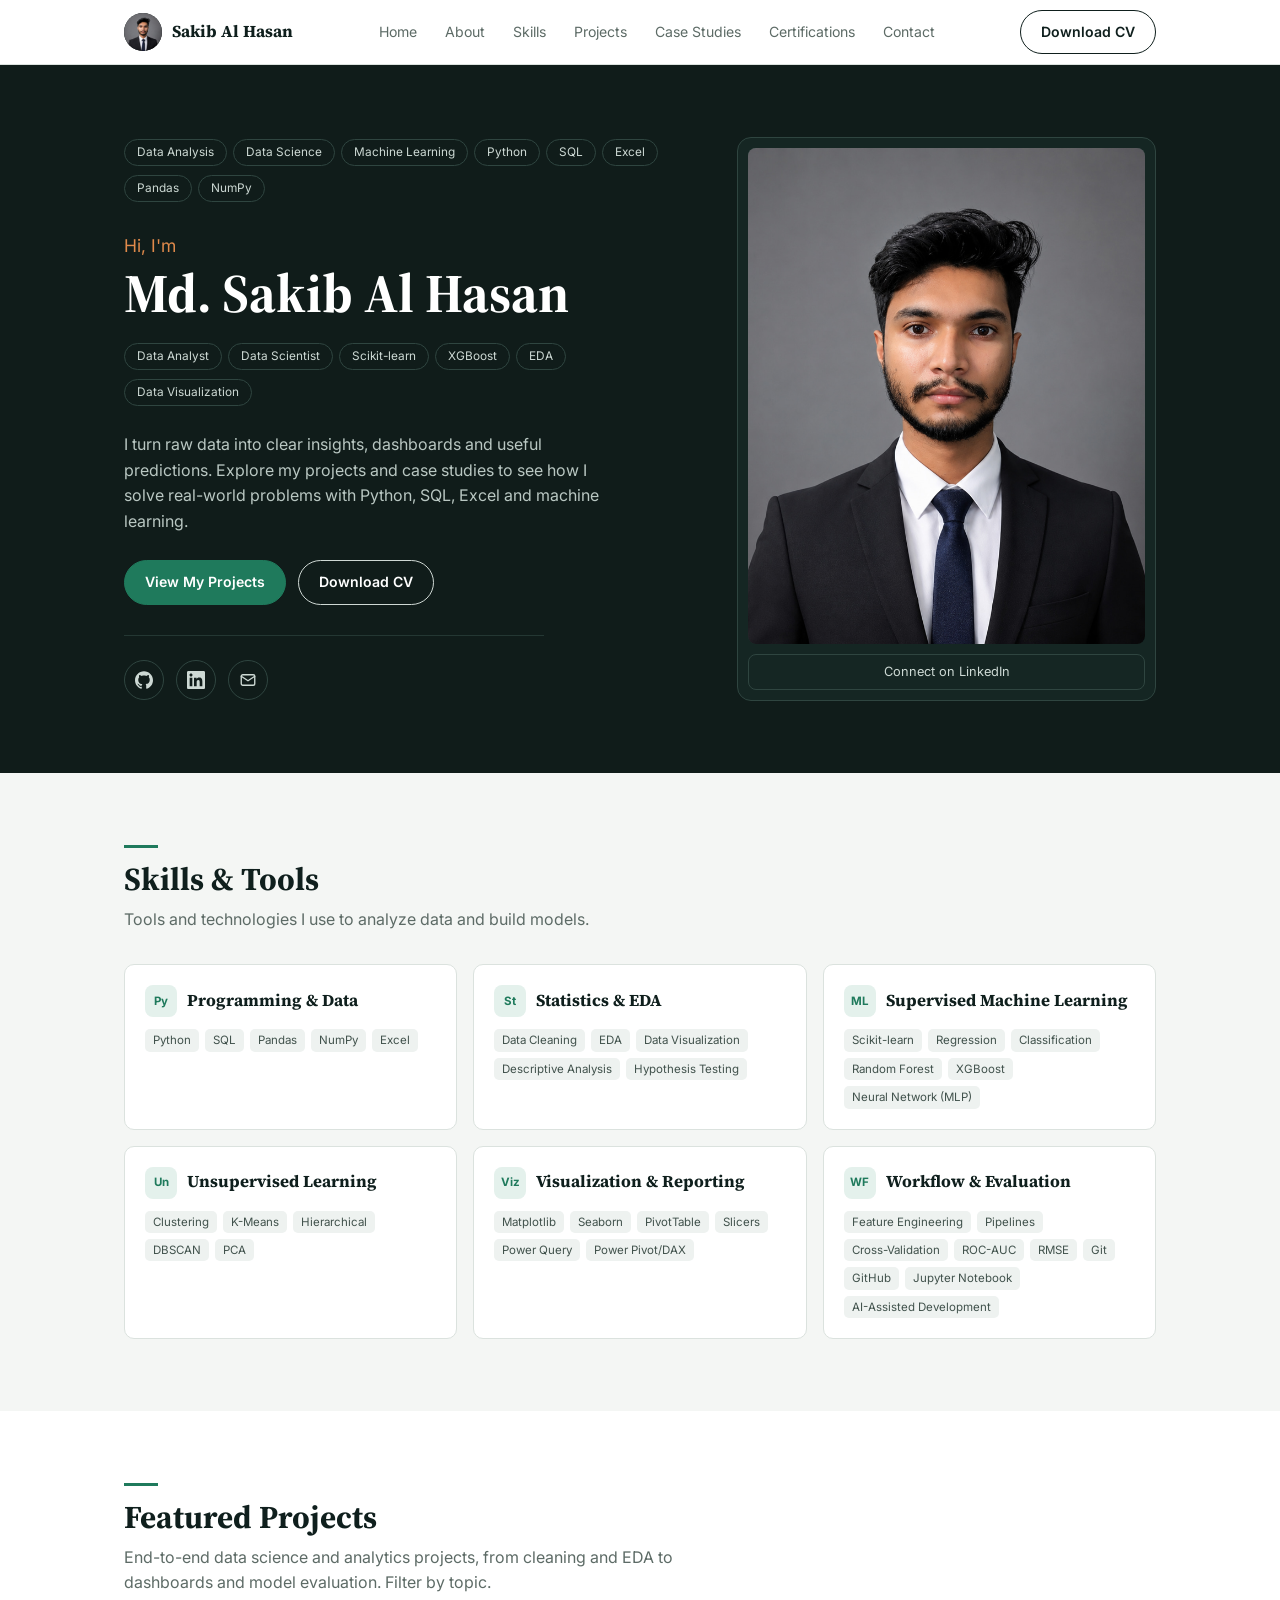
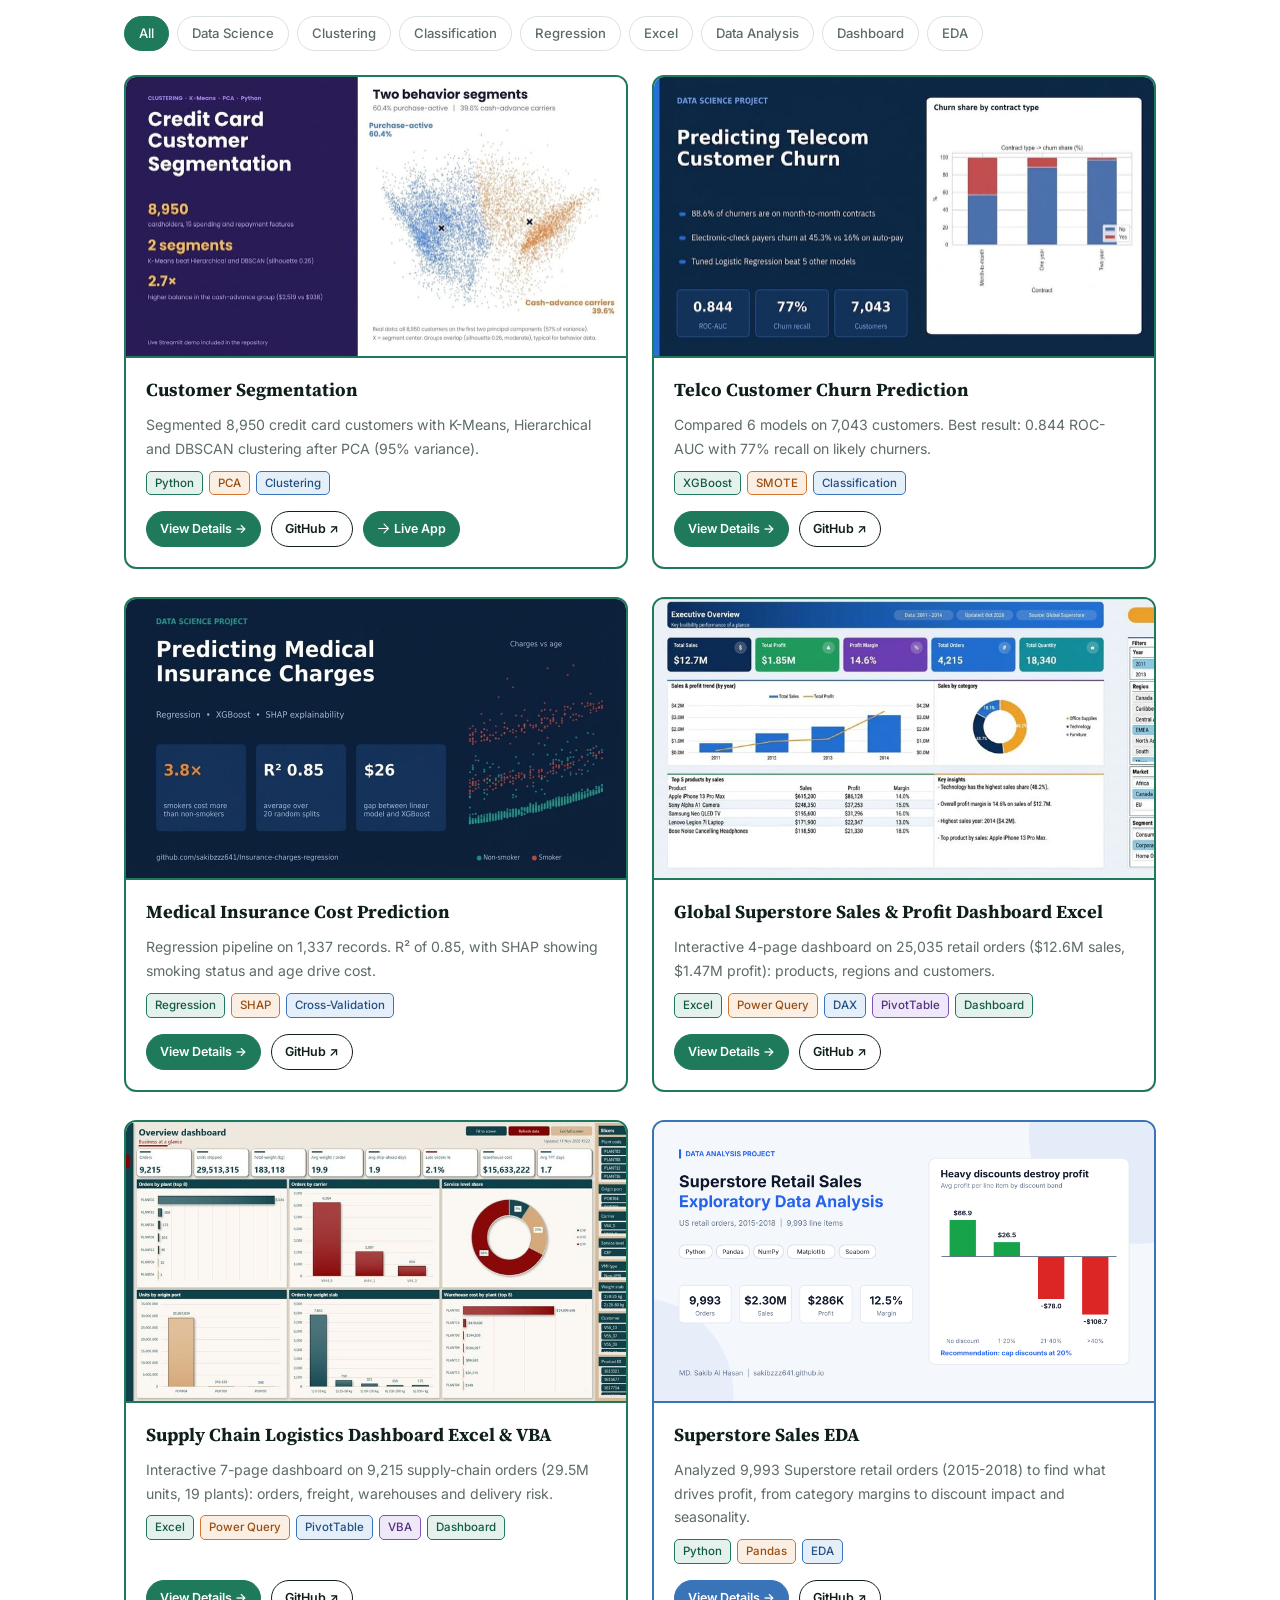
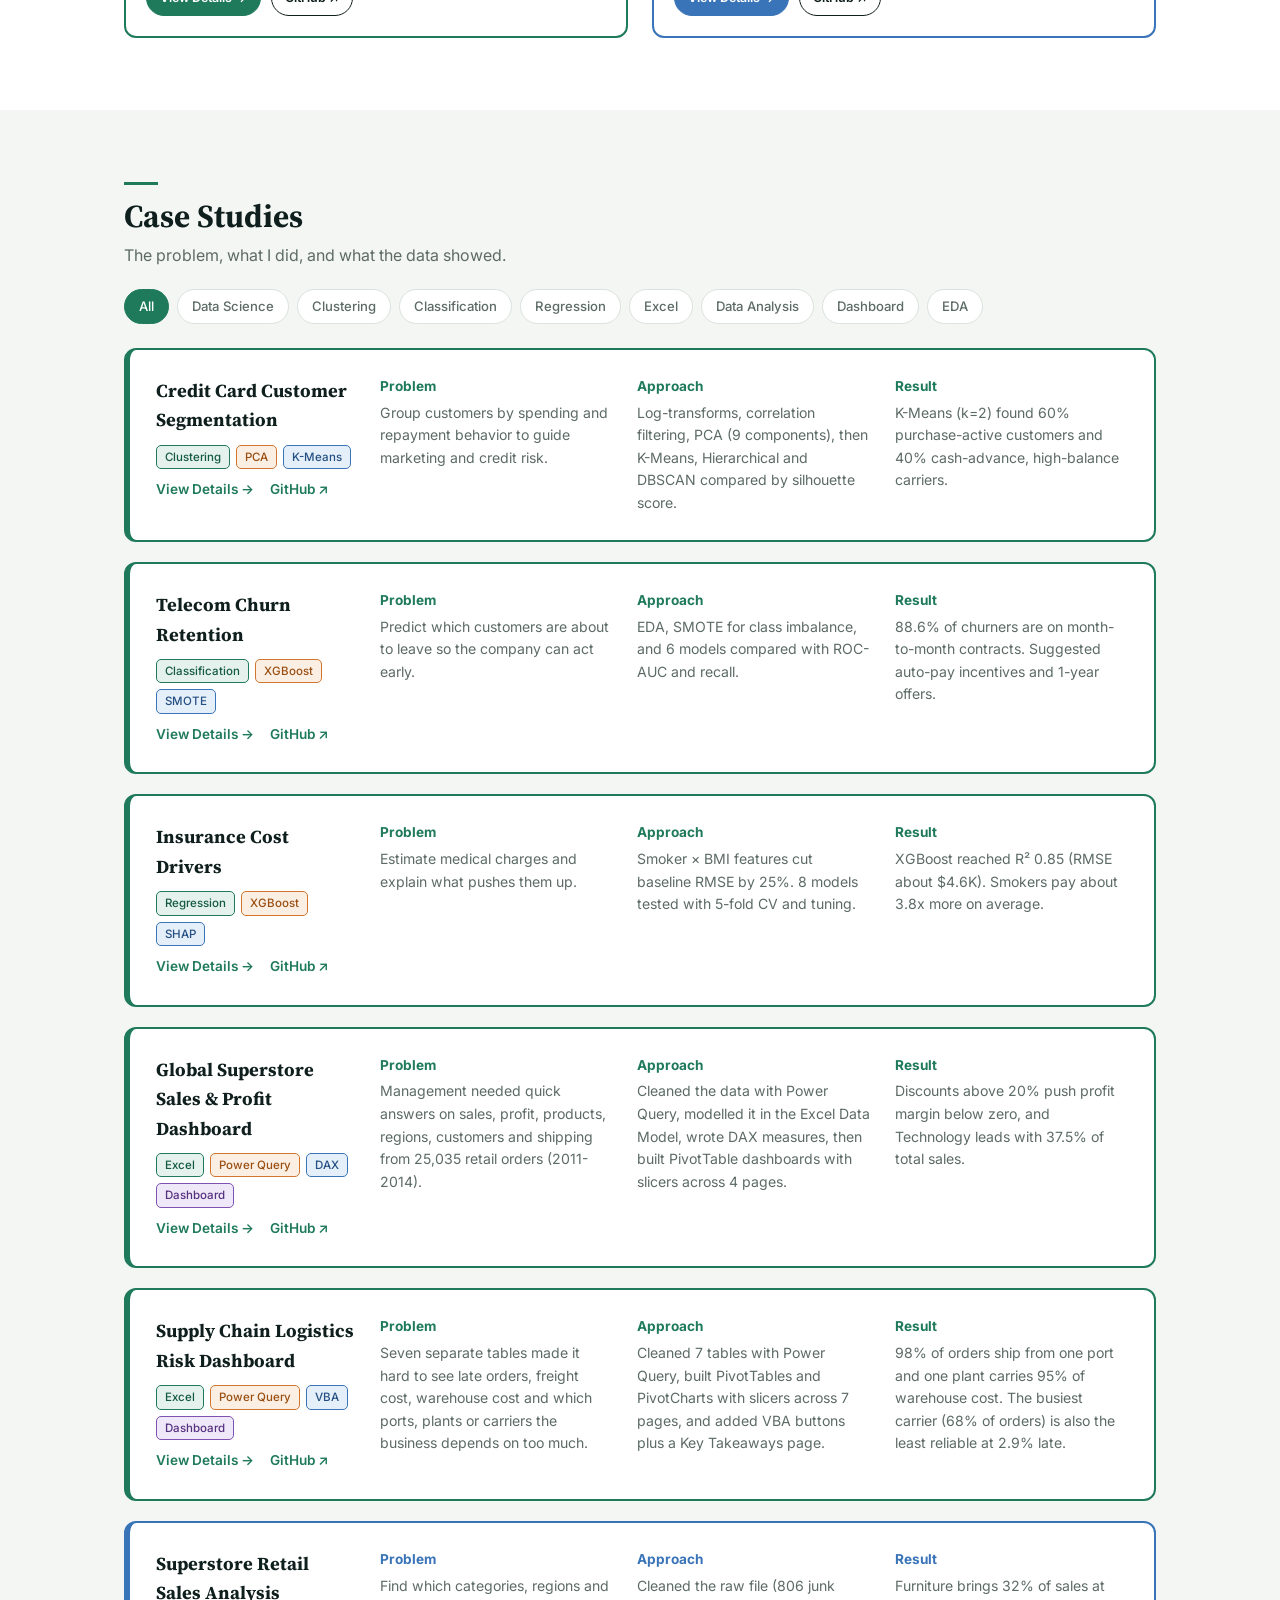
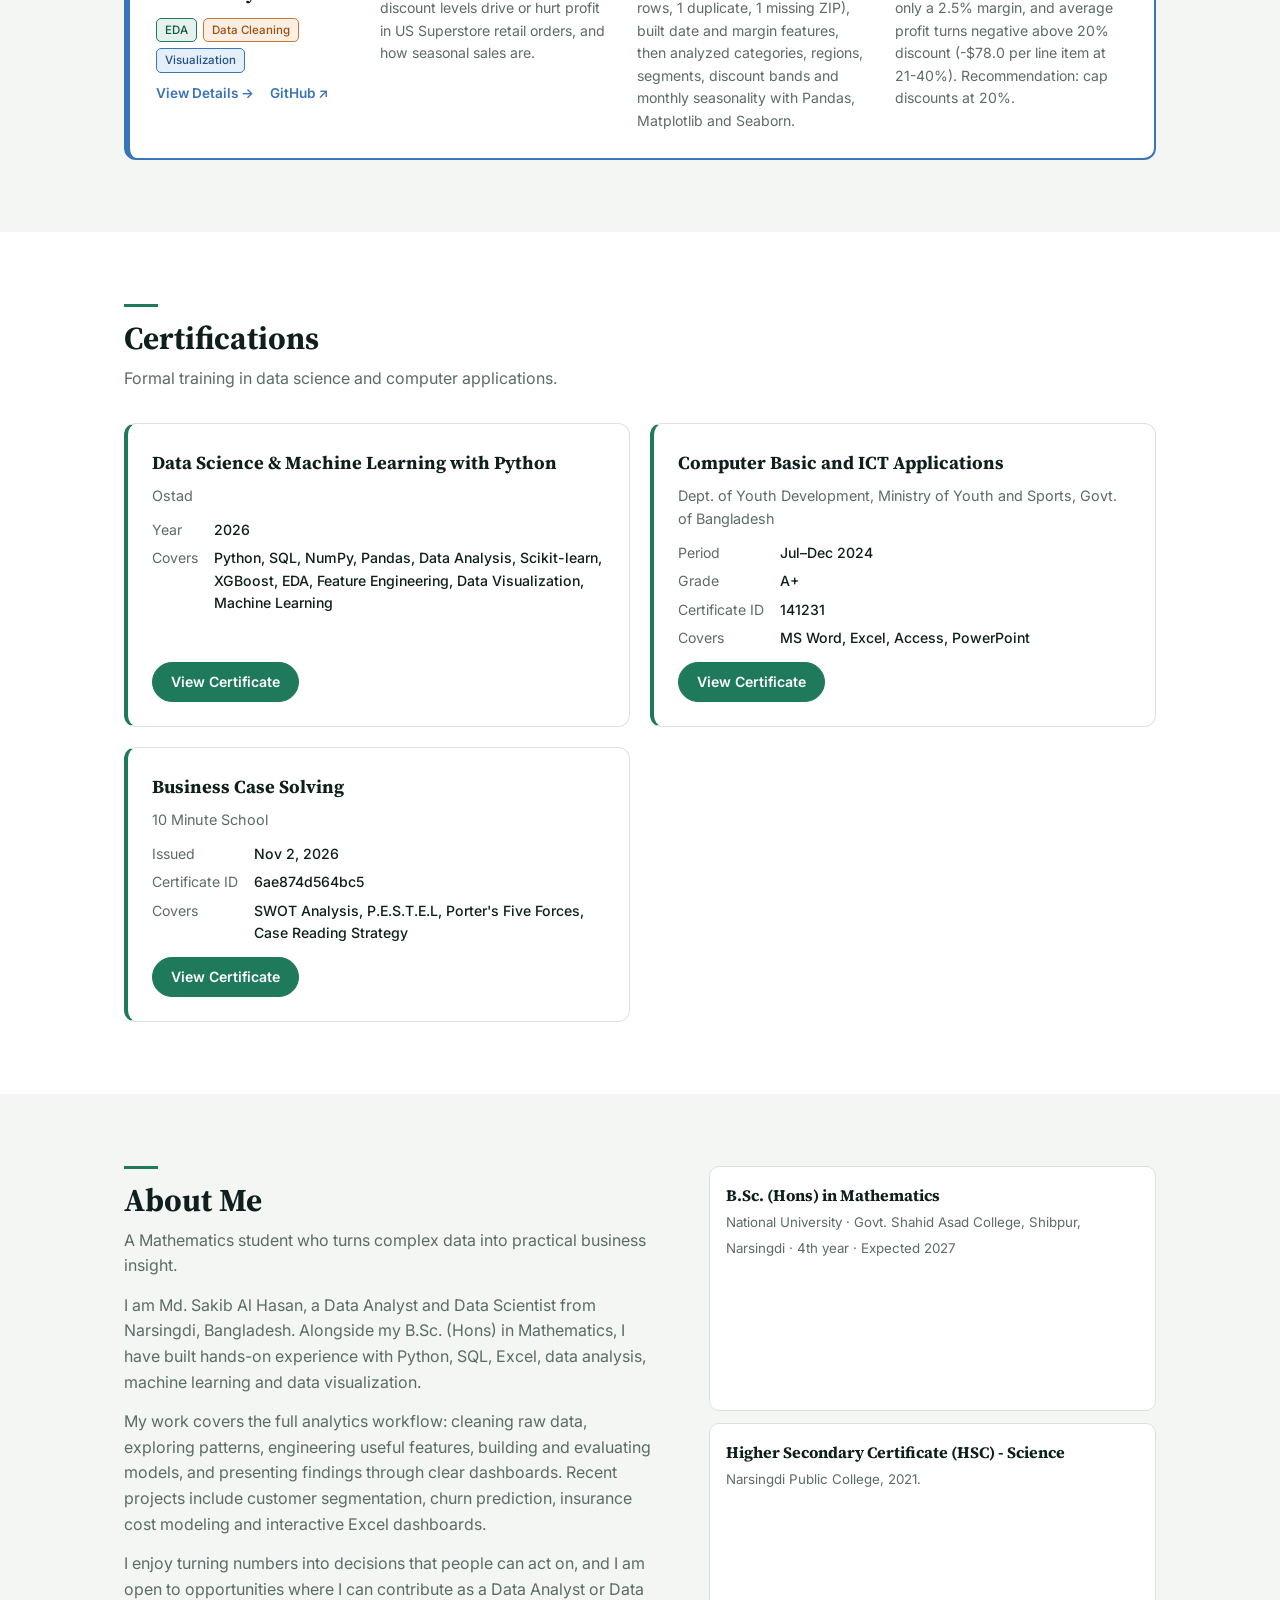
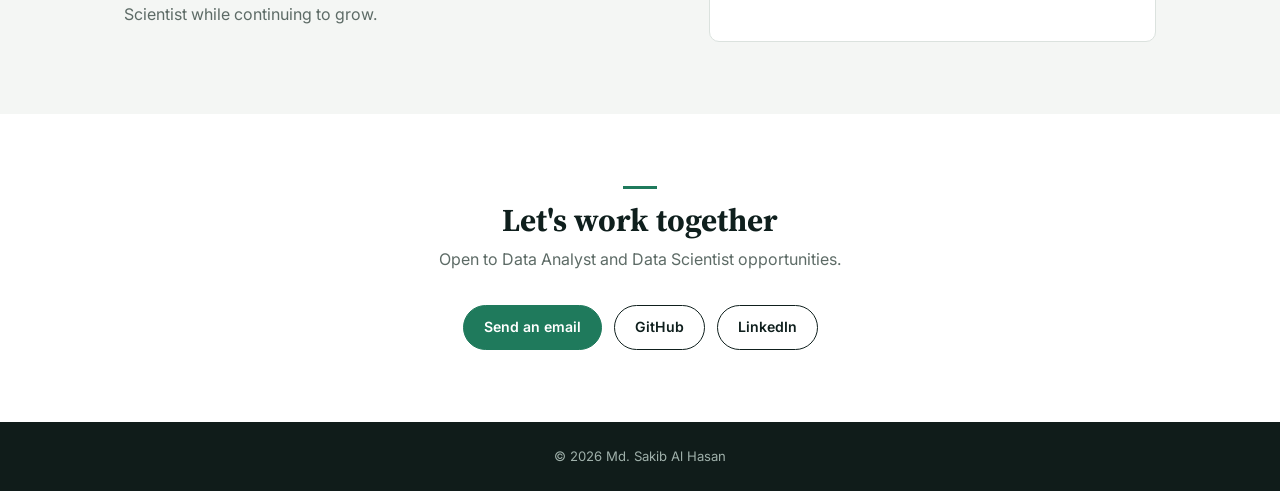
<file: index-v2.html>
<!DOCTYPE html>
<html lang="en">
<head>
<meta charset="UTF-8">
<meta name="viewport" content="width=device-width, initial-scale=1">
<title>Md. Sakib Al Hasan | Data Analyst &amp; Data Scientist</title>
<meta name="description" content="Portfolio of Md. Sakib Al Hasan, Data Analyst and Data Scientist: customer segmentation, churn prediction, cost prediction and Excel dashboard projects.">
<link rel="preconnect" href="https://fonts.googleapis.com">
<link rel="preconnect" href="https://fonts.gstatic.com" crossorigin>
<link href="https://fonts.googleapis.com/css2?family=Inter:wght@400;500;600&family=Source+Serif+4:wght@500;600;700&display=swap" rel="stylesheet">
<style>
:root{--ink:#0f1f1d;--dark:#101c1a;--green:#1f7a5c;--green2:#2a9d76;--orange:#e08a4b;--bg:#f4f6f4;--card:#fff;--line:#dbe2de;--mute:#5d6b66;--serif:'Source Serif 4',Georgia,serif;--sans:'Inter',system-ui,sans-serif}
*{box-sizing:border-box;margin:0;padding:0}
html{scroll-behavior:smooth}
body{font-family:var(--sans);background:var(--bg);color:var(--ink);line-height:1.6}
a{color:inherit;text-decoration:none}
:focus-visible{outline:2px solid var(--green2);outline-offset:3px}
.wrap{max-width:1080px;margin:0 auto;padding:0 24px}
/* nav */
header{background:#fff;border-bottom:1px solid var(--line);position:sticky;top:0;z-index:10}
nav{display:flex;align-items:center;justify-content:space-between;height:64px}
.logo{font-family:var(--serif);font-weight:700;font-size:1.05rem;display:flex;align-items:center;gap:10px}
.logo i{position:relative;overflow:hidden;width:38px;height:38px;border-radius:50%;background:var(--dark);color:#fff;display:grid;place-items:center;font-style:normal;font-size:.8rem;font-family:var(--sans);flex:none}.logo i img{position:absolute;inset:0;width:100%;height:100%;object-fit:cover;object-position:center 18%}
nav ul{display:flex;gap:28px;list-style:none;font-size:.88rem;color:var(--mute)}
nav ul a:hover{color:var(--ink)}
.btn{display:inline-block;padding:10px 20px;border-radius:999px;font-size:.88rem;font-weight:600;border:1px solid var(--ink);background:transparent;cursor:pointer}
.btn.fill{background:var(--green);border-color:var(--green);color:#fff}
.btn.fill:hover{background:var(--green2)}
.btn.line:hover{background:rgba(0,0,0,.05)}
.hero .btn.line{border-color:#cfd8d4;color:#fff}
.hero .btn.line:hover{background:rgba(255,255,255,.1)}
.menu{display:none;background:none;border:1px solid var(--line);border-radius:8px;padding:6px 10px;font-size:1rem}
/* hero */
.hero{background:var(--dark);color:#fff;padding:72px 0}
.hero .wrap{display:grid;grid-template-columns:1.35fr 1fr;gap:48px;align-items:center}
.pill{display:inline-block;border:1px solid #2f4540;border-radius:999px;padding:3px 12px;font-size:.74rem;color:#cdd9d4;margin:0 6px 8px 0}
.hi{color:var(--orange);margin-top:22px;font-size:1.1rem}
.hero h1{font-family:var(--serif);font-size:clamp(1.6rem,5.2vw,3.4rem);line-height:1.1;margin:4px 0 18px;white-space:nowrap}
.hero p.lead{color:#b9c7c2;max-width:480px;margin:18px 0 26px}
.cta{display:flex;gap:12px;flex-wrap:wrap}
.social{display:flex;gap:12px;margin-top:30px;padding-top:24px;border-top:1px solid #243733;max-width:420px}
.social a{width:40px;height:40px;border:1px solid #2f4540;border-radius:50%;display:grid;place-items:center;font-size:.72rem;font-weight:600;color:#cdd9d4}
.social svg{width:18px;height:18px;fill:currentColor}.social svg.st{fill:none;stroke:currentColor;stroke-width:1.8;stroke-linecap:round;stroke-linejoin:round}
.social a:hover{border-color:var(--green2);color:#fff}
.photo{border:1px solid #2f4540;border-radius:14px;padding:10px;background:#152623}
.photo .img{aspect-ratio:4/5;border-radius:8px;background:linear-gradient(160deg,#2b4a43,#16302b);display:grid;place-items:center;font-family:var(--serif);font-size:4.5rem;color:#8fd0b6;overflow:hidden}
.photo .img{position:relative}.photo img{position:absolute;inset:0;width:100%;height:100%;object-fit:cover;display:block}
.photo a{display:block;text-align:center;margin-top:10px;font-size:.8rem;border:1px solid #2f4540;border-radius:8px;padding:7px;color:#cdd9d4}
.photo a:hover{border-color:var(--green2)}
/* sections */
section{padding:72px 0}
.alt{background:#fff}
h2{font-family:var(--serif);font-size:2rem;line-height:1.2}
h2::before{content:"";display:block;width:34px;height:3px;background:var(--green);margin-bottom:12px}
.sub{color:var(--mute);margin:8px 0 32px;max-width:560px}
.grid4{display:grid;grid-template-columns:repeat(4,1fr);gap:16px}
.skill{background:var(--card);border:1px solid var(--line);border-radius:10px;padding:22px 12px;text-align:center;font-size:.9rem;font-weight:500}
.skill b{display:grid;place-items:center;width:38px;height:38px;border-radius:9px;background:#e4f1ec;color:var(--green);margin:0 auto 10px;font-size:.78rem}
.groups{display:grid;grid-template-columns:repeat(3,1fr);gap:16px}.sg{background:var(--card);border:1px solid var(--line);border-radius:10px;padding:20px;transition:transform .22s ease,box-shadow .22s ease}.sg:hover{transform:translateY(-4px) scale(1.025);box-shadow:0 14px 30px rgba(15,31,29,.14);position:relative;z-index:1}.sg h3{font-family:var(--serif);font-size:1.05rem;display:flex;align-items:center;gap:10px;margin-bottom:12px}.sg h3 b{display:grid;place-items:center;width:32px;height:32px;border-radius:8px;background:#e4f1ec;color:var(--green);font-family:var(--sans);font-size:.72rem}
.sg .sl{font-size:.8rem;font-weight:600;color:var(--green);margin:10px 0 6px}.sg .sl:first-of-type{margin-top:0}
.proj .tags em,.case .tags em{border:1.5px solid #1f7a5c;background:#e4f1ec;color:#145a43;font-weight:500}.proj .tags em:nth-child(2),.case .tags em:nth-child(2){border-color:#d2762f;background:#fbeee3;color:#9a4f12}.proj .tags em:nth-child(3),.case .tags em:nth-child(3){border-color:#3a74b8;background:#e5eff9;color:#244f82}.proj .tags em:nth-child(4),.case .tags em:nth-child(4){border-color:#7d52b3;background:#efe8f8;color:#55307f}.case .tags{margin-top:10px}
.certs{display:grid;grid-template-columns:repeat(2,1fr);gap:20px}.cert{background:var(--card);border:1px solid var(--line);border-left:4px solid var(--green);border-radius:12px;padding:24px;display:flex;flex-direction:column;gap:12px;transition:transform .22s ease,box-shadow .22s ease}.cert:hover{transform:translateY(-4px) scale(1.025);box-shadow:0 14px 30px rgba(15,31,29,.14);position:relative;z-index:1}.cert h3{font-family:var(--serif);font-size:1.15rem}.cert .by{color:var(--mute);font-size:.9rem;margin-top:-6px}.cert dl{display:grid;grid-template-columns:auto 1fr;gap:6px 16px;font-size:.88rem}.cert dt{color:var(--mute)}.cert dd{font-weight:500}.cert .btn{align-self:flex-start;margin-top:auto;padding:8px 18px}
.projects{display:grid;grid-template-columns:repeat(2,minmax(0,1fr));gap:28px 24px}
.proj{background:var(--card);border:1px solid var(--line);border-radius:12px;overflow:hidden;display:flex;flex-direction:column;transition:transform .22s ease,box-shadow .22s ease}
.proj:hover{transform:translateY(-4px) scale(1.025);box-shadow:0 14px 30px rgba(15,31,29,.14);position:relative;z-index:1}
.thumb{aspect-ratio:16/9;height:auto;min-height:0;background:#eaf2ef;display:flex;align-items:flex-end;gap:6px;padding:18px 20px;border-bottom:1px solid var(--line)}
.thumb span{flex:1;background:var(--green);border-radius:3px 3px 0 0;opacity:.85}
.thumb.dots{display:block;position:relative}
.thumb.dots span{position:absolute;width:14px;height:14px;border-radius:50%;flex:none}
.proj .body{padding:20px;display:flex;flex-direction:column;gap:10px;flex:1}
.proj h3{font-family:var(--serif);font-size:1.15rem;line-height:1.35}
.proj p{font-size:.88rem;color:var(--mute);line-height:1.7}
.tags{display:flex;flex-wrap:wrap;gap:6px}
.tags em{font-style:normal;font-size:.72rem;background:#eef2f0;border-radius:5px;padding:2px 8px;color:#41524c}
.proj a.more{margin-top:auto;font-size:.85rem;font-weight:600;color:var(--green)}
.cases{display:grid;gap:20px}
.case{background:var(--card);border:1px solid var(--line);border-radius:12px;padding:26px;display:grid;grid-template-columns:200px 1fr 1fr 1fr;gap:24px;transition:transform .22s ease,box-shadow .22s ease}.case:hover{transform:translateY(-4px) scale(1.025);box-shadow:0 14px 30px rgba(15,31,29,.14);position:relative;z-index:1}
.case h3{font-family:var(--serif);font-size:1.15rem}
.case h4{font-size:.85rem;color:var(--green);margin-bottom:4px}
.case p{font-size:.88rem;color:var(--mute)}
.about{display:grid;grid-template-columns:1.2fr 1fr;gap:48px}
.about p{color:var(--mute);margin-bottom:14px}
.edu{display:grid;gap:12px}
.edu div{background:var(--card);border:1px solid var(--line);border-radius:10px;padding:16px}
.edu strong{display:block;font-family:var(--serif)}
.edu small{color:var(--mute)}
.contact{text-align:center}
.contact h2::before{margin:0 auto 12px}
.contact .sub{margin-left:auto;margin-right:auto}
.contact .cta{justify-content:center}
footer{background:var(--dark);color:#9fb0aa;text-align:center;padding:24px;font-size:.82rem}
@media(max-width:860px){
 .wrap{padding-left:20px;padding-right:20px}
 nav ul{gap:16px}
 .hero{padding:56px 0}
 .hero h1{font-size:clamp(1.6rem,8vw,3.2rem)}
 .hero .wrap,.about{grid-template-columns:1fr}
 .photo{max-width:320px}
 .groups{grid-template-columns:1fr}
 .projects{grid-template-columns:repeat(2,minmax(0,1fr))}
 .certs{grid-template-columns:1fr}
 .case{grid-template-columns:1fr;gap:14px}
 .menu{display:block}
 nav ul{display:none;position:absolute;top:64px;left:0;right:0;background:#fff;flex-direction:column;gap:0;border-bottom:1px solid var(--line)}
 nav ul.open{display:flex}
 nav ul li{padding:12px 24px;border-top:1px solid var(--line)}
 nav>.btn{display:none}
}
@media(max-width:560px){
 .wrap{padding-left:16px;padding-right:16px}
 section{padding:52px 0}
 .hero{padding:44px 0}
 .hero h1{white-space:normal;font-size:clamp(1.9rem,11vw,2.7rem)}
 .hero p.lead{font-size:.92rem}
 .photo{max-width:260px}
 .projects{grid-template-columns:1fr}
 .proj .body{padding:16px}
 .proj .links{gap:8px}
 .proj .links a.more{padding:7px 10px;font-size:.74rem}
 .case{padding:18px}
 .case a.more+a.more{margin-left:8px}
 h2{font-size:1.7rem}
 .sub{font-size:.9rem;margin-bottom:24px}
 .cta .btn{width:100%;text-align:center}
 .social{margin-top:24px;padding-top:18px}
 nav{height:58px}
 header nav ul{top:58px}
 .logo{font-size:.92rem}
 .logo i{width:34px;height:34px}
}
@media(hover:none){
 .proj:hover{transform:none;box-shadow:none}
 .proj:hover .thumb.img img{transform:none}
}

.filters{display:flex;flex-wrap:wrap;gap:8px;margin:-12px 0 24px}
.fbtn{font:inherit;font-size:.82rem;font-weight:500;padding:6px 14px;border-radius:999px;border:1px solid var(--line);background:#fff;color:var(--mute);cursor:pointer}
.fbtn:hover{border-color:var(--green2);color:var(--ink)}
.fbtn.on{background:var(--green);border-color:var(--green);color:#fff}
.case a.more{display:inline-block;margin-top:10px;font-size:.85rem;font-weight:600;color:var(--ac,var(--green))}
.case a.more+a.more{margin-left:16px}
[hidden]{display:none!important}
.proj .links{margin-top:auto;padding-top:6px;display:flex;gap:10px;flex-wrap:wrap}
.proj .links a.more{margin-top:0;border:1px solid var(--ac,var(--green));border-radius:999px;padding:7px 13px;font-size:.78rem}
.proj .links a.more:not(.ghost){background:var(--ac,var(--green));color:#fff}
.proj .links a.more:not(.ghost):hover{filter:brightness(1.1)}
.proj .links a.more.ghost{border-color:var(--ink);background:#fff;color:var(--ink);font-weight:600}
.proj .links a.more.ghost:hover{border-color:var(--ink);background:var(--ink);color:#fff}
.proj .links a.live-app{border-color:var(--green);color:var(--green)}
.proj .links a.live-app:hover{background:var(--green);color:#fff}
.proj .links a.live-app svg{width:13px;height:13px;vertical-align:-2px;margin-right:4px;fill:none;stroke:currentColor;stroke-width:2;stroke-linecap:round;stroke-linejoin:round}
.thumb.img{padding:0;display:block}
.thumb.img{overflow:hidden}
.thumb.img img{width:100%;height:100%;object-fit:cover;display:block;transition:transform .35s ease}
.proj:hover .thumb.img img{transform:scale(1.06)}

.c-green{--ac:#1f7a5c;--ac-bg:#e4f1ec}.c-orange{--ac:#d2762f;--ac-bg:#fbeee3}.c-blue{--ac:#3a74b8;--ac-bg:#e5eff9}.c-purple{--ac:#7d52b3;--ac-bg:#efe8f8}
.proj{border:2px solid var(--ac,var(--line))}
.proj .thumb{background:var(--ac-bg,#eaf2ef);border-bottom:2px solid var(--ac,var(--line))}
.thumb span{background:var(--ac,var(--green))}
.proj a.more{color:var(--ac,var(--green))}
.case{border:2px solid var(--ac,var(--line));border-left:6px solid var(--ac,var(--line))}
.case h4{color:var(--ac,var(--green))}
</style>
</head>
<body>
<header>
 <div class="wrap">
  <nav aria-label="Main">
   <a href="#home" class="logo"><i id="logoMark"></i><span id="logoName"></span></a>
   <ul id="links">
    <li><a href="#home">Home</a></li>
    <li data-sec="about"><a href="#about">About</a></li>
    <li data-sec="skills"><a href="#skills">Skills</a></li>
    <li data-sec="projects"><a href="#projects">Projects</a></li>
    <li data-sec="cases"><a href="#cases">Case Studies</a></li>
    <li data-sec="certs"><a href="#certs">Certifications</a></li>
    <li><a href="#contact">Contact</a></li>
   </ul>
   <a class="btn line" id="navCv" download hidden>Download CV</a>
   <button class="menu" aria-label="Menu" onclick="document.getElementById('links').classList.toggle('open')">&#9776;</button>
  </nav>
 </div>
</header>

<main>
<div class="hero" id="home">
 <div class="wrap">
  <div>
   <div id="tagsTop"></div>
   <p class="hi">Hi, I'm</p>
   <h1 id="heroName"></h1>
   <div id="tagsBottom"></div>
   <p class="lead" id="heroLead"></p>
   <div class="cta">
    <a class="btn fill" href="#projects" id="heroProjects">View My Projects</a>
    <a class="btn line" id="heroCv" download hidden>Download CV</a>
   </div>
   <div class="social" id="social"></div>
  </div>
  <div class="photo" id="photo"></div>
 </div>
</div>

<section id="skills">
 <div class="wrap">
  <h2>Skills &amp; Tools</h2>
  <p class="sub">Tools and technologies I use to analyze data and build models.</p>
  <div class="groups" id="skillGroups"></div>
 </div>
</section>

<section id="projects" class="alt">
 <div class="wrap">
  <h2>Featured Projects</h2>
  <p class="sub">End-to-end data science and analytics projects, from cleaning and EDA to dashboards and model evaluation. Filter by topic.</p>
  <div class="filters" id="projFilters" aria-label="Filter projects"></div>
  <div class="projects" id="projectList"></div>
 </div>
</section>

<section id="cases">
 <div class="wrap">
  <h2>Case Studies</h2>
  <p class="sub">The problem, what I did, and what the data showed.</p>
  <div class="filters" id="caseFilters" aria-label="Filter case studies"></div>
  <div class="cases" id="caseList"></div>
 </div>
</section>

<section id="certs" class="alt">
 <div class="wrap">
  <h2>Certifications</h2>
  <p class="sub">Formal training in data science and computer applications.</p>
  <div class="certs" id="certList"></div>
 </div>
</section>

<section id="about">
 <div class="wrap about">
  <div>
   <h2>About Me</h2>
   <p class="sub" id="aboutSub" style="margin-bottom:14px"></p>
   <div id="aboutText"></div>
  </div>
  <div class="edu" id="eduList"></div>
 </div>
</section>

<section id="contact" class="contact alt">
 <div class="wrap">
  <h2>Let's work together</h2>
  <p class="sub" id="contactText"></p>
  <div class="cta" id="contactBtns"></div>
 </div>
</section>
</main>
<footer id="footer"></footer>

<script src="data-v4.js"></script>
<script>
const $=s=>document.querySelector(s);
const esc=s=>String(s==null?'':s).replace(/[&<>"]/g,c=>({'&':'&amp;','<':'&lt;','>':'&gt;','"':'&quot;'}[c]));
const tags=a=>'<div class="tags">'+(a||[]).map(t=>'<em>'+esc(t)+'</em>').join('')+'</div>';
const lnk=(href,txt,cls,ext)=>href?'<a class="'+cls+'" href="'+esc(href)+'"'+(ext?' target="_blank" rel="noopener"':'')+'>'+txt+'</a>':'';
const ICON={
github:'<svg viewBox="0 0 24 24" aria-hidden="true"><path d="M12 .297c-6.63 0-12 5.373-12 12 0 5.303 3.438 9.8 8.205 11.385.6.113.82-.258.82-.577 0-.285-.01-1.04-.015-2.04-3.338.724-4.042-1.61-4.042-1.61C4.422 18.07 3.633 17.7 3.633 17.7c-1.087-.744.084-.729.084-.729 1.205.084 1.838 1.236 1.838 1.236 1.07 1.835 2.809 1.305 3.495.998.108-.776.417-1.305.76-1.605-2.665-.3-5.466-1.332-5.466-5.93 0-1.31.465-2.38 1.235-3.22-.135-.303-.54-1.523.105-3.176 0 0 1.005-.322 3.3 1.23.96-.267 1.98-.399 3-.405 1.02.006 2.04.138 3 .405 2.28-1.552 3.285-1.23 3.285-1.23.645 1.653.24 2.873.12 3.176.765.84 1.23 1.91 1.23 3.22 0 4.61-2.805 5.625-5.475 5.92.42.36.81 1.096.81 2.22 0 1.606-.015 2.896-.015 3.286 0 .315.21.69.825.57C20.565 22.092 24 17.592 24 12.297c0-6.627-5.373-12-12-12"/></svg>',
linkedin:'<svg viewBox="0 0 24 24" aria-hidden="true"><path d="M20.447 20.452h-3.554v-5.569c0-1.328-.027-3.037-1.852-3.037-1.853 0-2.136 1.445-2.136 2.939v5.667H9.351V9h3.414v1.561h.046c.477-.9 1.637-1.85 3.37-1.85 3.601 0 4.267 2.37 4.267 5.455v6.286zM5.337 7.433c-1.144 0-2.063-.926-2.063-2.065 0-1.138.92-2.063 2.063-2.063 1.14 0 2.064.925 2.064 2.063 0 1.139-.925 2.065-2.064 2.065zm1.782 13.019H3.555V9h3.564v11.452zM22.225 0H1.771C.792 0 0 .774 0 1.729v20.542C0 23.227.792 24 1.771 24h20.451C23.2 24 24 23.227 24 22.271V1.729C24 .774 23.2 0 22.222 0h.003z"/></svg>',
email:'<svg class="st" viewBox="0 0 24 24" aria-hidden="true"><rect x="3" y="5" width="18" height="14" rx="2"/><path d="m3 7 9 6 9-6"/></svg>',
kaggle:'<svg viewBox="0 0 24 24" aria-hidden="true"><path d="M18.825 23.859c-.022.092-.117.141-.281.141h-3.139c-.187 0-.351-.082-.492-.248l-5.178-6.589-1.448 1.374v5.111c0 .235-.117.352-.351.352H5.505c-.236 0-.354-.117-.354-.352V.353c0-.233.118-.353.354-.353h2.431c.234 0 .351.12.351.353v14.343l6.203-6.272c.165-.165.33-.246.495-.246h3.239c.144 0 .236.06.281.18.046.149.034.255-.036.315l-6.555 6.344 6.836 8.507c.095.104.117.208.07.358"/></svg>'};
const D=DATA,P=D.profile,S=D.social||{};
const pills=a=>(a||[]).map(t=>'<span class="pill">'+esc(t)+'</span>').join('');
const mail=S.email?'mailto:'+S.email:'';

// header, hero
$('#logoMark').innerHTML=esc(P.initials||'')+(P.photo?'<img src="'+esc(P.photo)+'" alt="" onerror="this.remove()">':''); $('#logoName').textContent=P.shortName||P.name;
$('#heroName').textContent=P.name; $('#heroLead').textContent=P.tagline;
$('#tagsTop').innerHTML=pills(D.heroTags.top); $('#tagsBottom').innerHTML=pills(D.heroTags.bottom);
['#navCv','#heroCv'].forEach(id=>{if(P.cv){$(id).href=P.cv;$(id).hidden=false}});
$('#social').innerHTML=['github','linkedin','kaggle','email'].filter(k=>S[k]).map(k=>
 '<a href="'+esc(k==='email'?mail:S[k])+'" aria-label="'+k+'"'+(k==='email'?'':' target="_blank" rel="noopener"')+'>'+ICON[k]+'</a>').join('');
$('#photo').innerHTML='<div class="img">'+esc(P.initials||'')+(P.photo?'<img src="'+esc(P.photo)+'" alt="'+esc(P.name)+'" onerror="this.remove()">':'')+'</div>'+lnk(S.linkedin,'Connect on LinkedIn','',true);

// skills
$('#skillGroups').innerHTML=D.skills.map(g=>'<div class="sg"><h3><b>'+esc(g.icon)+'</b>'+esc(g.title)+'</h3>'+
 (g.subgroups?g.subgroups.map(s=>'<p class="sl">'+esc(s.title)+'</p>'+tags(s.items)).join(''):tags(g.items))+'</div>').join('');

// projects
const FB={
 dots:'<div class="thumb dots" aria-hidden="true"><span style="left:18%;top:30%;background:var(--ac,#1f7a5c)"></span><span style="left:26%;top:52%;background:var(--ac,#1f7a5c)"></span><span style="left:34%;top:38%;background:var(--ac,#1f7a5c)"></span><span style="left:62%;top:60%;background:#e08a4b"></span><span style="left:70%;top:35%;background:#e08a4b"></span><span style="left:78%;top:55%;background:#e08a4b"></span></div>',
 mix:'<div class="thumb" aria-hidden="true"><span style="height:85%"></span><span style="height:35%;background:#e08a4b"></span><span style="height:60%"></span><span style="height:25%;background:#e08a4b"></span><span style="height:70%"></span></div>',
 up:'<div class="thumb" aria-hidden="true"><span style="height:30%"></span><span style="height:45%"></span><span style="height:55%"></span><span style="height:75%"></span><span style="height:92%"></span></div>'};
const pick=(a,f)=>(a||[]).filter(x=>f==='All'||(x.category||[]).includes(f));
function filterBar(box,items,draw){
 const el=$(box),list=[...new Set((items||[]).flatMap(x=>x.category||[]))];
 if(list.length<2){el.hidden=true;draw('All');return}
 const show=f=>{el.innerHTML=['All',...list].map(c=>'<button type="button" class="fbtn'+(c===f?' on':'')+'" aria-pressed="'+(c===f)+'" data-f="'+esc(c)+'">'+esc(c)+'</button>').join('');draw(f)};
 el.onclick=e=>{const b=e.target.closest('.fbtn');if(b)show(b.dataset.f)};
 show('All');
}
function drawProjects(f){
$('#projectList').innerHTML=pick(D.projects,f).map(p=>'<article class="proj'+(p.color?' c-'+esc(p.color):'')+'">'+
 (p.image?'<div class="thumb img"><img src="'+esc(p.image)+'" alt="'+esc(p.title)+'" loading="lazy"></div>':(FB[p.thumb]||FB.mix))+
 '<div class="body"><h3>'+esc(p.title)+'</h3><p>'+esc(p.description)+'</p>'+tags(p.tags)+
'<div class="links">'+(p.id?lnk('project.html?id='+encodeURIComponent(p.id),'View Details &rarr;','more'):'')+lnk(p.repo,'GitHub &#8599;','more ghost',true)+lnk(p.liveApp,'<svg viewBox="0 0 24 24" aria-hidden="true"><path d="M3 12h18M13 4l8 8-8 8"/></svg>Live App','more live-app',true)+'</div></div></article>').join('');
}
filterBar('#projFilters',D.projects,drawProjects);

// case studies
function drawCases(f){
$('#caseList').innerHTML=pick(D.cases,f).map(c=>'<div class="case'+(c.color?' c-'+esc(c.color):'')+'"><div><h3>'+esc(c.title)+'</h3>'+tags(c.tags)+(c.id?lnk('project.html?id='+encodeURIComponent(c.id),'View Details &rarr;','more'):'')+lnk(c.repo,'GitHub &#8599;','more',true)+'</div>'+
 '<div><h4>Problem</h4><p>'+esc(c.problem)+'</p></div><div><h4>Approach</h4><p>'+esc(c.approach)+'</p></div><div><h4>Result</h4><p>'+esc(c.result)+'</p></div></div>').join('');
}
filterBar('#caseFilters',D.cases,drawCases);

// certifications
$('#certList').innerHTML=D.certificates.map(c=>'<article class="cert"><h3>'+esc(c.title)+'</h3><p class="by">'+esc(c.issuer)+'</p><dl>'+
 (c.details||[]).map(d=>'<dt>'+esc(d[0])+'</dt><dd>'+esc(d[1])+'</dd>').join('')+'</dl>'+lnk(c.link,'View Certificate','btn fill',true)+'</article>').join('');

// about
$('#aboutSub').textContent=D.about.subtitle;
$('#aboutText').innerHTML=D.about.paragraphs.map(t=>'<p>'+esc(t)+'</p>').join('');
$('#eduList').innerHTML=D.about.education.map(e=>'<div><strong>'+esc(e.title)+'</strong><small>'+esc(e.note)+'</small></div>').join('');

// contact, footer
$('#contactText').textContent=D.contact.text;
$('#contactBtns').innerHTML=lnk(mail,'Send an email','btn fill')+lnk(S.github,'GitHub','btn line',true)+lnk(S.linkedin,'LinkedIn','btn line',true)+lnk(S.kaggle,'Kaggle','btn line',true);
$('#footer').innerHTML='&copy; '+new Date().getFullYear()+' '+esc(P.name);

// hide sections that have no data
[['projects',D.projects],['cases',D.cases],['certs',D.certificates],['skills',D.skills]].forEach(([id,a])=>{
 if(!a||!a.length){$('#'+id).remove();const li=document.querySelector('li[data-sec="'+id+'"]');if(li)li.remove()}});
</script>
</body>
</html>
</file>
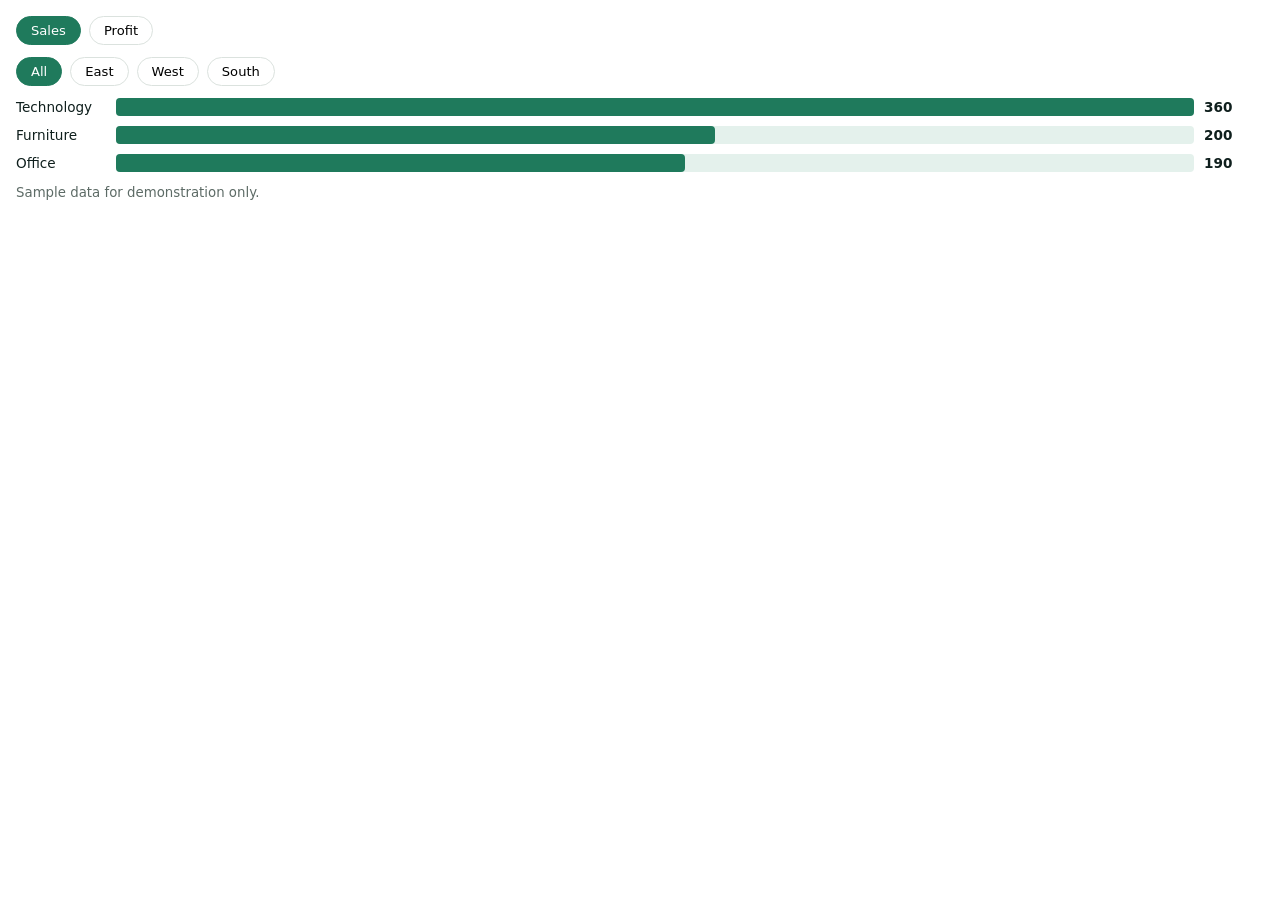
<file: projects/widgets/demo-dashboard.html>
<!DOCTYPE html><html lang="en"><head><meta charset="utf-8"><meta name="viewport" content="width=device-width,initial-scale=1"><style>
body{font-family:Inter,system-ui,sans-serif;margin:0;padding:16px;color:#0f1f1d;background:#fff}
.bar{display:flex;gap:8px;flex-wrap:wrap;margin-bottom:12px}
button{font:inherit;font-size:.82rem;padding:6px 14px;border-radius:999px;border:1px solid #dbe2de;background:#fff;cursor:pointer}
button.on{background:#1f7a5c;border-color:#1f7a5c;color:#fff}
.row{display:grid;grid-template-columns:90px 1fr 60px;gap:10px;align-items:center;margin:10px 0;font-size:.85rem}
.t{background:#e4f1ec;border-radius:4px;height:18px}.t i{display:block;height:100%;background:#1f7a5c;border-radius:4px;transition:width .3s}
small{color:#5d6b66}
</style></head><body>
<div class="bar" id="m"></div><div class="bar" id="r"></div><div id="c"></div><small>Sample data for demonstration only.</small>
<script>
const R=[["East","Technology",120,30],["East","Furniture",80,-5],["East","Office",60,12],["West","Technology",150,42],["West","Furniture",70,4],["West","Office",90,20],["South","Technology",90,18],["South","Furniture",50,-8],["South","Office",40,9]];
let m=2,reg="All";const $=id=>document.getElementById(id);
function btns(el,items,on,fn){el.innerHTML=items.map(x=>'<button class="'+(on(x)?'on':'')+'">'+x[0]+'</button>').join('');[...el.children].forEach((b,i)=>b.onclick=()=>{fn(items[i][1]);draw()})}
function draw(){
 btns($('m'),[["Sales",2],["Profit",3]],x=>x[1]===m,v=>m=v);
 btns($('r'),["All","East","West","South"].map(x=>[x,x]),x=>x[1]===reg,v=>reg=v);
 const cats=["Technology","Furniture","Office"],t=cats.map(c=>R.filter(r=>r[1]===c&&(reg==="All"||r[0]===reg)).reduce((s,r)=>s+r[m],0)),mx=Math.max(...t.map(Math.abs),1);
 $('c').innerHTML=cats.map((c,i)=>'<div class="row"><span>'+c+'</span><div class="t"><i style="width:'+Math.abs(t[i])/mx*100+'%;'+(t[i]<0?'background:#e08a4b':'')+'"></i></div><b>'+t[i]+'</b></div>').join('')}
draw();
</script></body></html>
</file>
